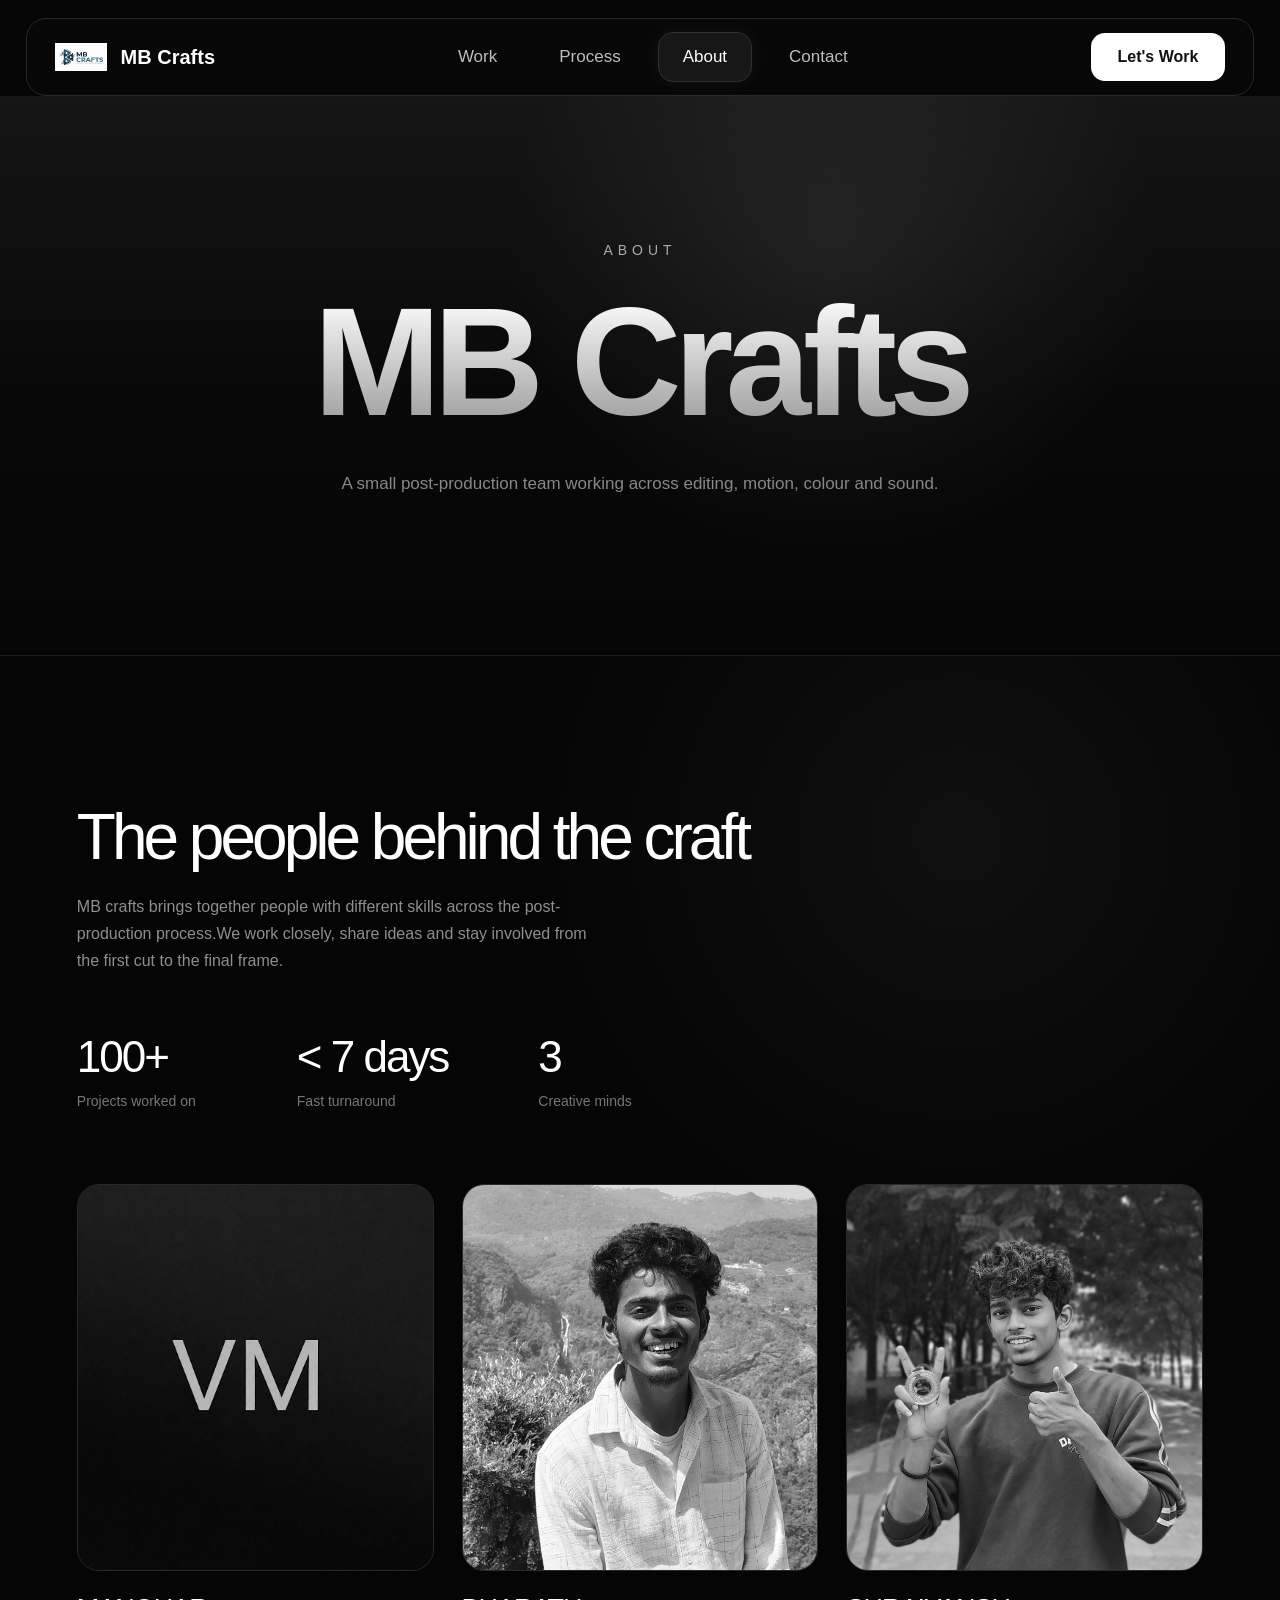
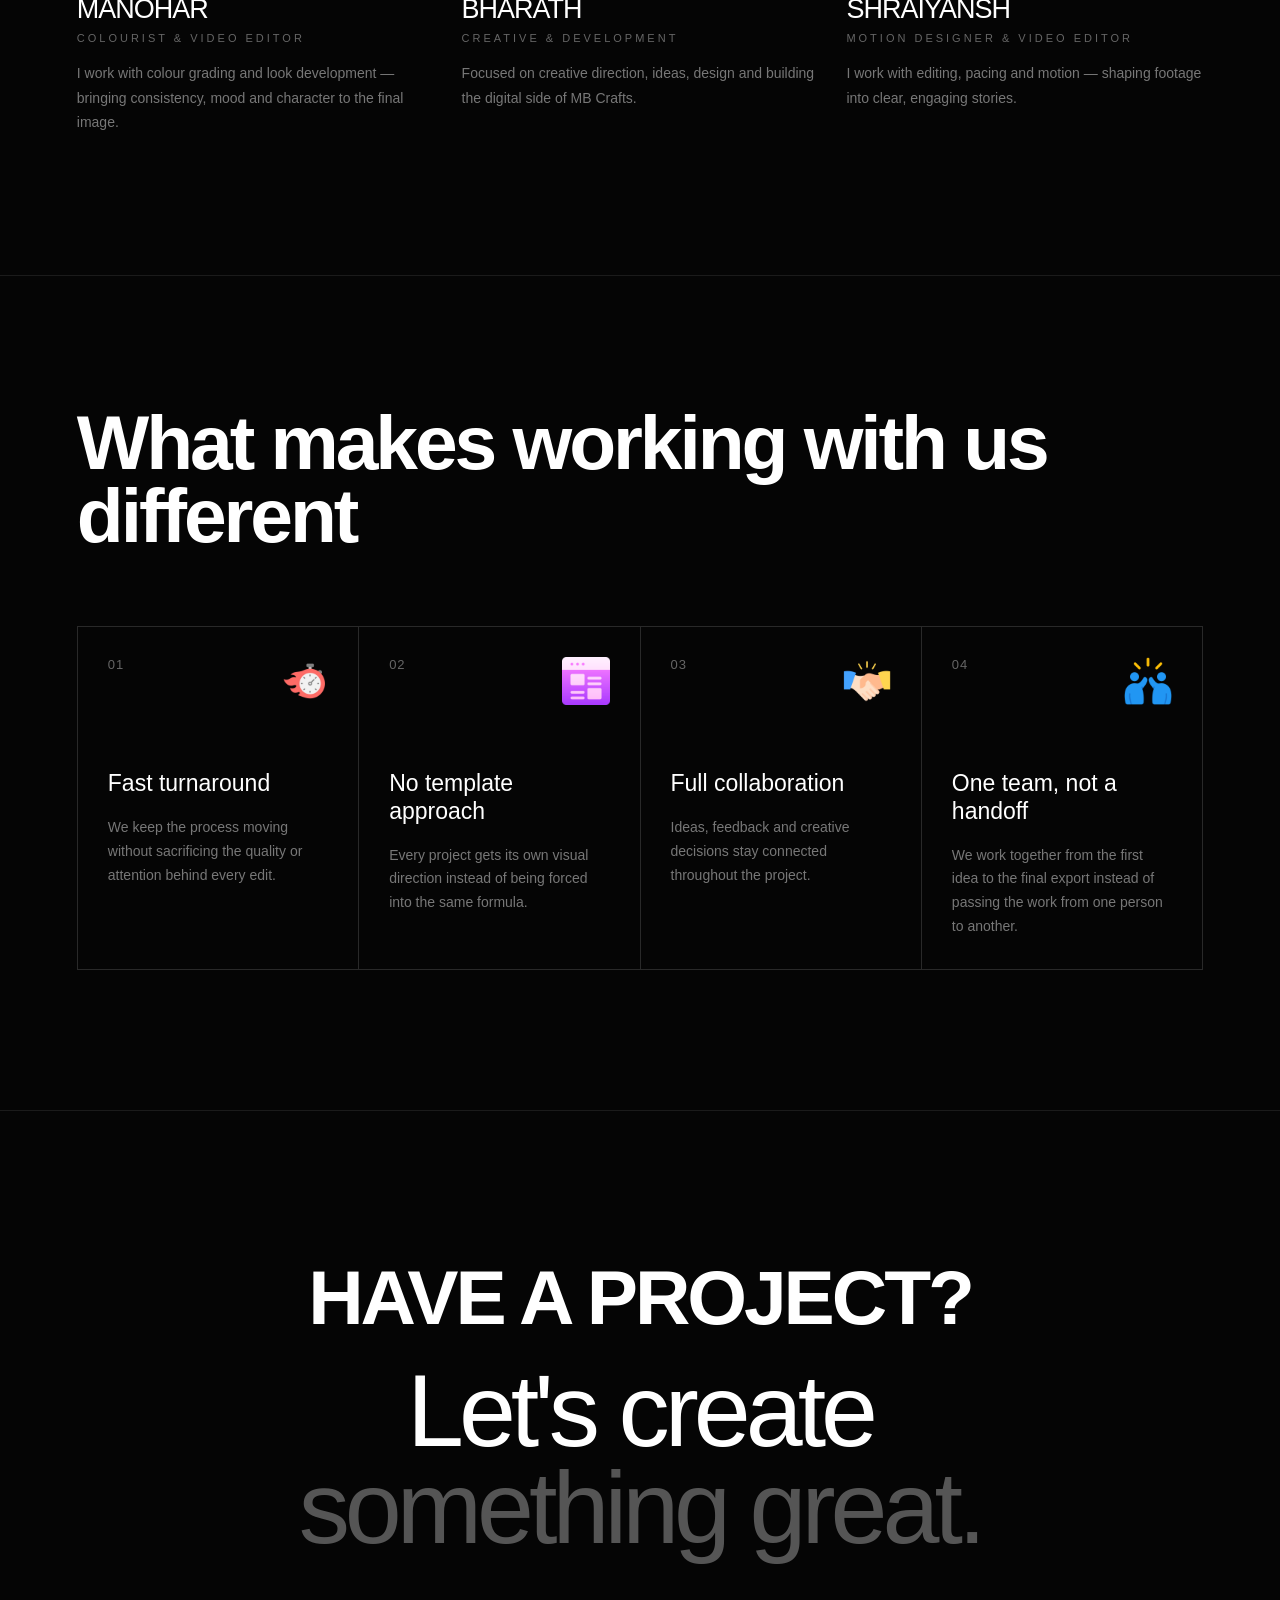
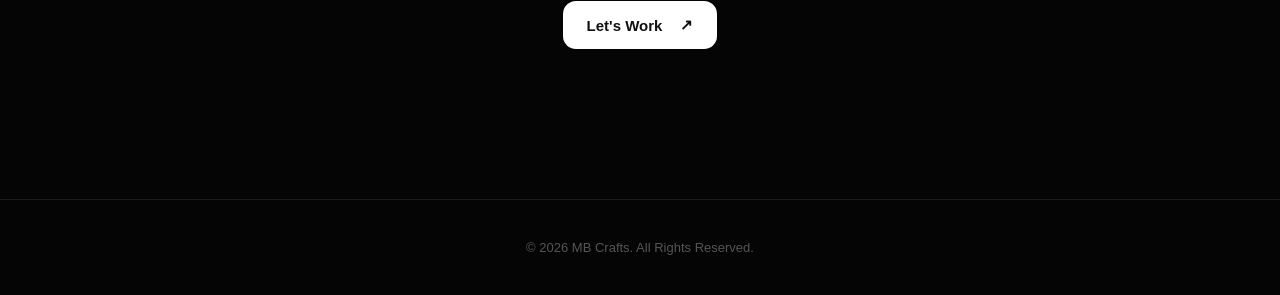
<file: about.html>
<!DOCTYPE html>
<html lang="en">

<head>

    <meta charset="UTF-8">
    <meta name="viewport" content="width=device-width, initial-scale=1.0">

    <title>About | MB Crafts</title>

    <link rel="icon" type="image/webp" href="images/favicon.webp">

    <link rel="stylesheet" href="about.css">

    <link
    href="https://fonts.googleapis.com/css2?family=DM+Sans:wght@400;500;600;700&family=Manrope:wght@400;500;600;700;800&display=swap"
    rel="stylesheet">

</head>


<body>


    <!-- =====================================================
         NAVBAR
    ====================================================== -->

    <nav class="navbar">

        <a href="index.html" class="brand">

            <img
                src="images/logo.webp"
                alt="MB Crafts">

            <span>MB Crafts</span>

        </a>


        <div class="nav-links">

            <a href="index.html">
                Work
            </a>

            <a href="process.html">
                Process
            </a>

            <a href="about.html" class="active">
                About
            </a>

            <a href="contact.html">
                Contact
            </a>

        </div>


        <a
            href="contact.html"
            class="nav-button">

            Let's Work

        </a>


        <!-- MOBILE MENU BUTTON -->

        <button
            class="menu-button"
            aria-label="Open menu"
            aria-expanded="false">

            <span></span>
            <span></span>

        </button>

    </nav>



    <!-- =====================================================
         MOBILE MENU
    ====================================================== -->

    <div class="mobile-menu">

        <a href="index.html">
            Work
        </a>

        <a href="process.html">
            Process
        </a>

        <a
            href="about.html"
            class="active">

            About

        </a>

        <a href="contact.html">
            Contact
        </a>

    </div>



    <!-- =====================================================
         ABOUT PAGE
    ====================================================== -->

    <main class="about-page">


        <!-- =================================================
             HERO
        ================================================== -->

        <section class="about-hero">

            <div class="about-hero-inner">

                <span class="about-label">
                    ABOUT
                </span>


                <h1>
                    MB Crafts
                </h1>
                <p>
                 A small post-production team working across editing, motion, colour and sound.
                </p>

            </div>

        </section>



        <!-- =================================================
             PEOPLE SECTION
        ================================================== -->

        <section class="people-section">


            <div class="people-header">

                <div>

                    <h2 class="people-title">
    The people behind the craft
</h2>

<span class="people-description">
    MB crafts brings together people with different skills across
    the post-production process.We work closely, share ideas and
    stay involved from the first cut to the final frame.
</span>

                </div>

            </div>



            <!-- =================================================
                 STATS
            ================================================== -->

            <div class="about-stats">


                <div class="stat">

                    <strong>
                        100+
                    </strong>

                    <span>
                        Projects worked on
                    </span>

                </div>


                <div class="stat">

                    <strong>
                        &lt; 7 days
                    </strong>

                    <span>
                        Fast turnaround
                    </span>

                </div>


                <div class="stat">

                    <strong>
                        3
                    </strong>

                    <span>
                        Creative minds
                    </span>

                </div>


            </div>



            <!-- =================================================
                 PEOPLE GRID
            ================================================== -->

            <div class="people-grid">


                <!-- =================================================
                     MANOHAR
                ================================================== -->

                <div class="person-card">

                    <div class="person-image">

                        <img
                            src="images/manohar.webp"
                            alt="Manohar">

                    </div>


                    <div class="person-info">

                        <h3>
                            MANOHAR
                        </h3>

                        <span>
                            COLOURIST &amp; VIDEO EDITOR
                        </span>

                        <p>
                            I work with colour grading and look 
                            development — bringing consistency, 
                            mood and character to the final image.
                    </div>

                </div>



                <!-- =================================================
                     BHARATH
                ================================================== -->

                <div class="person-card">

                    <div class="person-image">

                        <img
                            src="images/bharath.webp"
                            alt="Bharath">

                    </div>


                    <div class="person-info">

                        <h3>
                            BHARATH
                        </h3>

                        <span>
                            CREATIVE &amp; DEVELOPMENT
                        </span>

                        <p>
                            Focused on creative direction, ideas,
                            design and building the digital side
                            of MB Crafts.
                        </p>

                    </div>

                </div>



                <!-- =================================================
                     SHRAYIANSH
                ================================================== -->

                <div class="person-card">

                    <div class="person-image">

                        <img
                            src="images/shraiyansh.webp"
                            alt="Shraiyansh">

                    </div>


                    <div class="person-info">

                        <h3>
                            SHRAIYANSH
                        </h3>

                        <span>
                            MOTION DESIGNER &amp; VIDEO EDITOR 
                        </span>

                        <p>
                            I work with editing, pacing and 
                            motion — shaping footage into clear, engaging stories.
                        </p>

                    </div>

                </div>


            </div>


        </section>



        <!-- =================================================
             WHAT MAKES US DIFFERENT
        ================================================== -->

        <section class="difference-section">


            <div class="difference-header">

                <span class="section-label">
                    What makes working with us different
                </span>
            </div>



            <div class="difference-grid">


                <!-- =================================================
                     01
                ================================================== -->

                <div class="difference-item">

    <div class="difference-top">
        <span class="difference-number">01</span>

        <img
            src="images/quick.webp"
            alt=""
            class="difference-icon">
    </div>

    <h3>
        Fast turnaround
    </h3>

    <p>
        We keep the process moving without
        sacrificing the quality or attention
        behind every edit.
    </p>

</div>



                <!-- =================================================
                     02
                ================================================== -->

                <div class="difference-item">

    <div class="difference-top">
        <span class="difference-number">02</span>

        <img
            src="images/browser.webp"
            alt=""
            class="difference-icon">
    </div>

    <h3>
        No template approach
    </h3>

    <p>
        Every project gets its own visual
        direction instead of being forced
        into the same formula.
    </p>

</div>


                <!-- =================================================
                     03
                ================================================== -->

                <div class="difference-item">

    <div class="difference-top">
        <span class="difference-number">03</span>

        <img
            src="images/collaboration.webp"
            alt=""
            class="difference-icon">
    </div>

    <h3>
        Full collaboration
    </h3>

    <p>
        Ideas, feedback and creative decisions
        stay connected throughout the project.
    </p>

</div>



                <!-- =================================================
                     04
                ================================================== -->

               <div class="difference-item">

    <div class="difference-top">
        <span class="difference-number">04</span>

        <img
            src="images/handoff.webp"
            alt=""
            class="difference-icon">
    </div>

    <h3>
        One team, not a handoff
    </h3>

    <p>
        We work together from the first idea
        to the final export instead of passing
        the work from one person to another.
    </p>

</div>


        </section>



        <!-- =================================================
             CTA
        ================================================== -->

        <section class="about-cta">

            <span class="section-label">
                HAVE A PROJECT?
            </span>


            <h2>
                Let's create
                <span>something great.</span>
            </h2>


            <a
                href="contact.html"
                class="cta-button">

                Let's Work

                <span>↗</span>

            </a>

        </section>


    </main>



    <!-- =====================================================
         FOOTER
    ====================================================== -->

    <footer>

        <p>
            © 2026 MB Crafts. All Rights Reserved.
        </p>

    </footer>



    <!-- =====================================================
         MOBILE MENU SCRIPT
    ====================================================== -->

    <script>

        document.addEventListener(
            "DOMContentLoaded",
            function () {

                const menuButton =
                    document.querySelector(".menu-button");

                const mobileMenu =
                    document.querySelector(".mobile-menu");


                if (!menuButton || !mobileMenu) {
                    return;
                }


                menuButton.addEventListener(
                    "click",
                    function () {

                        const isOpen =
                            mobileMenu.classList.contains("active");


                        if (isOpen) {

                            mobileMenu.classList.remove("active");

                            menuButton.classList.remove("active");

                            menuButton.setAttribute(
                                "aria-expanded",
                                "false"
                            );

                        } else {

                            mobileMenu.classList.add("active");

                            menuButton.classList.add("active");

                            menuButton.setAttribute(
                                "aria-expanded",
                                "true"
                            );

                        }

                    }
                );


                mobileMenu
                    .querySelectorAll("a")
                    .forEach(function (link) {

                        link.addEventListener(
                            "click",
                            function () {

                                mobileMenu.classList.remove("active");

                                menuButton.classList.remove("active");

                                menuButton.setAttribute(
                                    "aria-expanded",
                                    "false"
                                );

                            }
                        );

                    });

            }
        );

    </script>


</body>

</html>
</file>
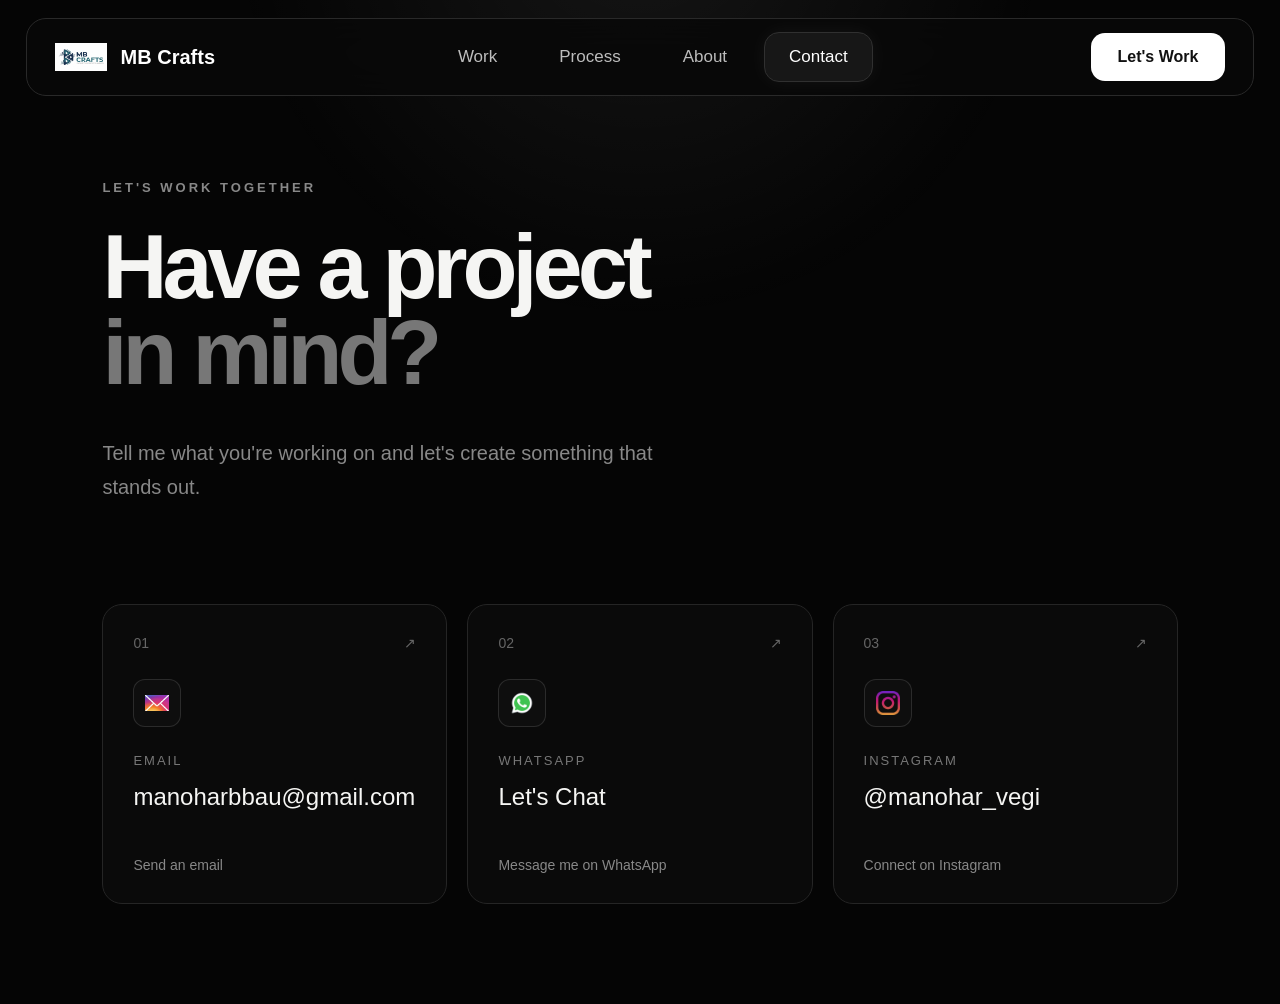
<file: contact.html>
<!DOCTYPE html>
<html lang="en">

<head>
    <meta charset="UTF-8">
    <meta name="viewport" content="width=device-width, initial-scale=1.0">

    <title>Contact | MB Crafts</title>

    <link rel="icon" type="image/webp" href="images/favicon.webp">

    <link rel="stylesheet" href="style.css">
    <link rel="stylesheet" href="contact.css">

    <link
        href="https://fonts.googleapis.com/css2?family=Inter:wght@400;500;600;700&display=swap"
        rel="stylesheet">
</head>

<body>

    <!-- =================================================
         NAVBAR
    ================================================== -->

    <nav class="navbar">

        <a href="index.html" class="brand">
            <img src="images/logo.webp" alt="MB Crafts">
            <span>MB Crafts</span>
        </a>


        <div class="nav-links">

            <a href="index.html">Work</a>

            <a href="process.html">Process</a>

            <a href="about.html">About</a>

            <a href="contact.html" class="active">Contact</a>

        </div>


        <a href="contact.html" class="nav-button">
            Let's Work
        </a>


        <!-- MOBILE HAMBURGER
             2 LINES
        -->

        <button
            class="menu-button"
            aria-label="Open menu"
            aria-expanded="false">

            <span></span>
            <span></span>

        </button>

    </nav>


    <!-- =================================================
         MOBILE MENU
    ================================================== -->

    <div class="mobile-menu">

        <a href="index.html">Work</a>

        <a href="process.html">Process</a>

        <a href="about.html">About</a>

        <a href="contact.html" class="active">Contact</a>

    </div>


    <!-- =================================================
         CONTACT PAGE
    ================================================== -->

    <main class="contact-page">

        <section class="contact-hero">


            <!-- INTRO -->

            <div class="contact-intro">

                <p class="eyebrow">
                    LET'S WORK TOGETHER
                </p>

                <h1>
                    Have a project
                    <span>in mind?</span>
                </h1>

                <p class="contact-description">
                    Tell me what you're working on and let's create
                    something that stands out.
                </p>

            </div>


            <!-- =================================================
                 CONTACT OPTIONS
            ================================================== -->

            <div class="contact-options">


                <!-- =================================================
                     EMAIL
                ================================================== -->

                <a
                    href="mailto:manoharbbau@gmail.com"
                    class="contact-card">

                    <div class="card-top">

                        <span>01</span>

                        <span>↗</span>

                    </div>


                    <!-- SMALL IMAGE -->

                    <div class="contact-icon">

                        <img
                            src="images/email.png"
                            alt="Email">

                    </div>


                    <div class="contact-card-content">

                        <p>EMAIL</p>

                        <h2>
                            manoharbbau@gmail.com
                        </h2>

                    </div>


                    <span class="card-link">
                        Send an email
                    </span>

                </a>


                <!-- =================================================
                     WHATSAPP
                ================================================== -->

                <a
                    href="https://wa.me/919059176032"
                    target="_blank"
                    rel="noopener noreferrer"
                    class="contact-card">

                    <div class="card-top">

                        <span>02</span>

                        <span>↗</span>

                    </div>


                    <!-- SMALL IMAGE -->

                    <div class="contact-icon">

                        <img
                            src="images/whatsapp.png"
                            alt="WhatsApp">

                    </div>


                    <div class="contact-card-content">

                        <p>WHATSAPP</p>

                        <h2>
                            Let's Chat
                        </h2>

                    </div>


                    <span class="card-link">
                        Message me on WhatsApp
                    </span>

                </a>


                <!-- =================================================
                     INSTAGRAM
                ================================================== -->

                <a
                    href="https://instagram.com/manohar_vegi"
                    target="_blank"
                    rel="noopener noreferrer"
                    class="contact-card">

                    <div class="card-top">

                        <span>03</span>

                        <span>↗</span>

                    </div>


                    <!-- SMALL IMAGE -->

                    <div class="contact-icon">

                        <img
                            src="images/instagram.png"
                            alt="Instagram">

                    </div>


                    <div class="contact-card-content">

                        <p>INSTAGRAM</p>

                        <h2>
                            @manohar_vegi
                        </h2>

                    </div>


                    <span class="card-link">
                        Connect on Instagram
                    </span>

                </a>

            </div>

        </section>

    </main>


    <!-- =================================================
         JAVASCRIPT
    ================================================== -->

    <script src="script.js"></script>


    <!-- MOBILE MENU FALLBACK / TOGGLE -->

    <script>

        document.addEventListener(
            "DOMContentLoaded",
            function () {

                const menuButton =
                    document.querySelector(".menu-button");

                const mobileMenu =
                    document.querySelector(".mobile-menu");


                if (
                    !menuButton ||
                    !mobileMenu
                ) {
                    return;
                }


                menuButton.addEventListener(
                    "click",
                    function () {

                        const isOpen =
                            mobileMenu.classList.contains("active");


                        if (isOpen) {

                            mobileMenu.classList.remove(
                                "active"
                            );

                            menuButton.classList.remove(
                                "active"
                            );

                            menuButton.setAttribute(
                                "aria-expanded",
                                "false"
                            );

                        }

                        else {

                            mobileMenu.classList.add(
                                "active"
                            );

                            menuButton.classList.add(
                                "active"
                            );

                            menuButton.setAttribute(
                                "aria-expanded",
                                "true"
                            );

                        }

                    }
                );


                /* CLOSE MENU AFTER CLICKING A LINK */

                mobileMenu
                    .querySelectorAll("a")
                    .forEach(function (link) {

                        link.addEventListener(
                            "click",
                            function () {

                                mobileMenu.classList.remove(
                                    "active"
                                );

                                menuButton.classList.remove(
                                    "active"
                                );

                                menuButton.setAttribute(
                                    "aria-expanded",
                                    "false"
                                );

                            }
                        );

                    });

            }
        );

    </script>

</body>

</html>
</file>
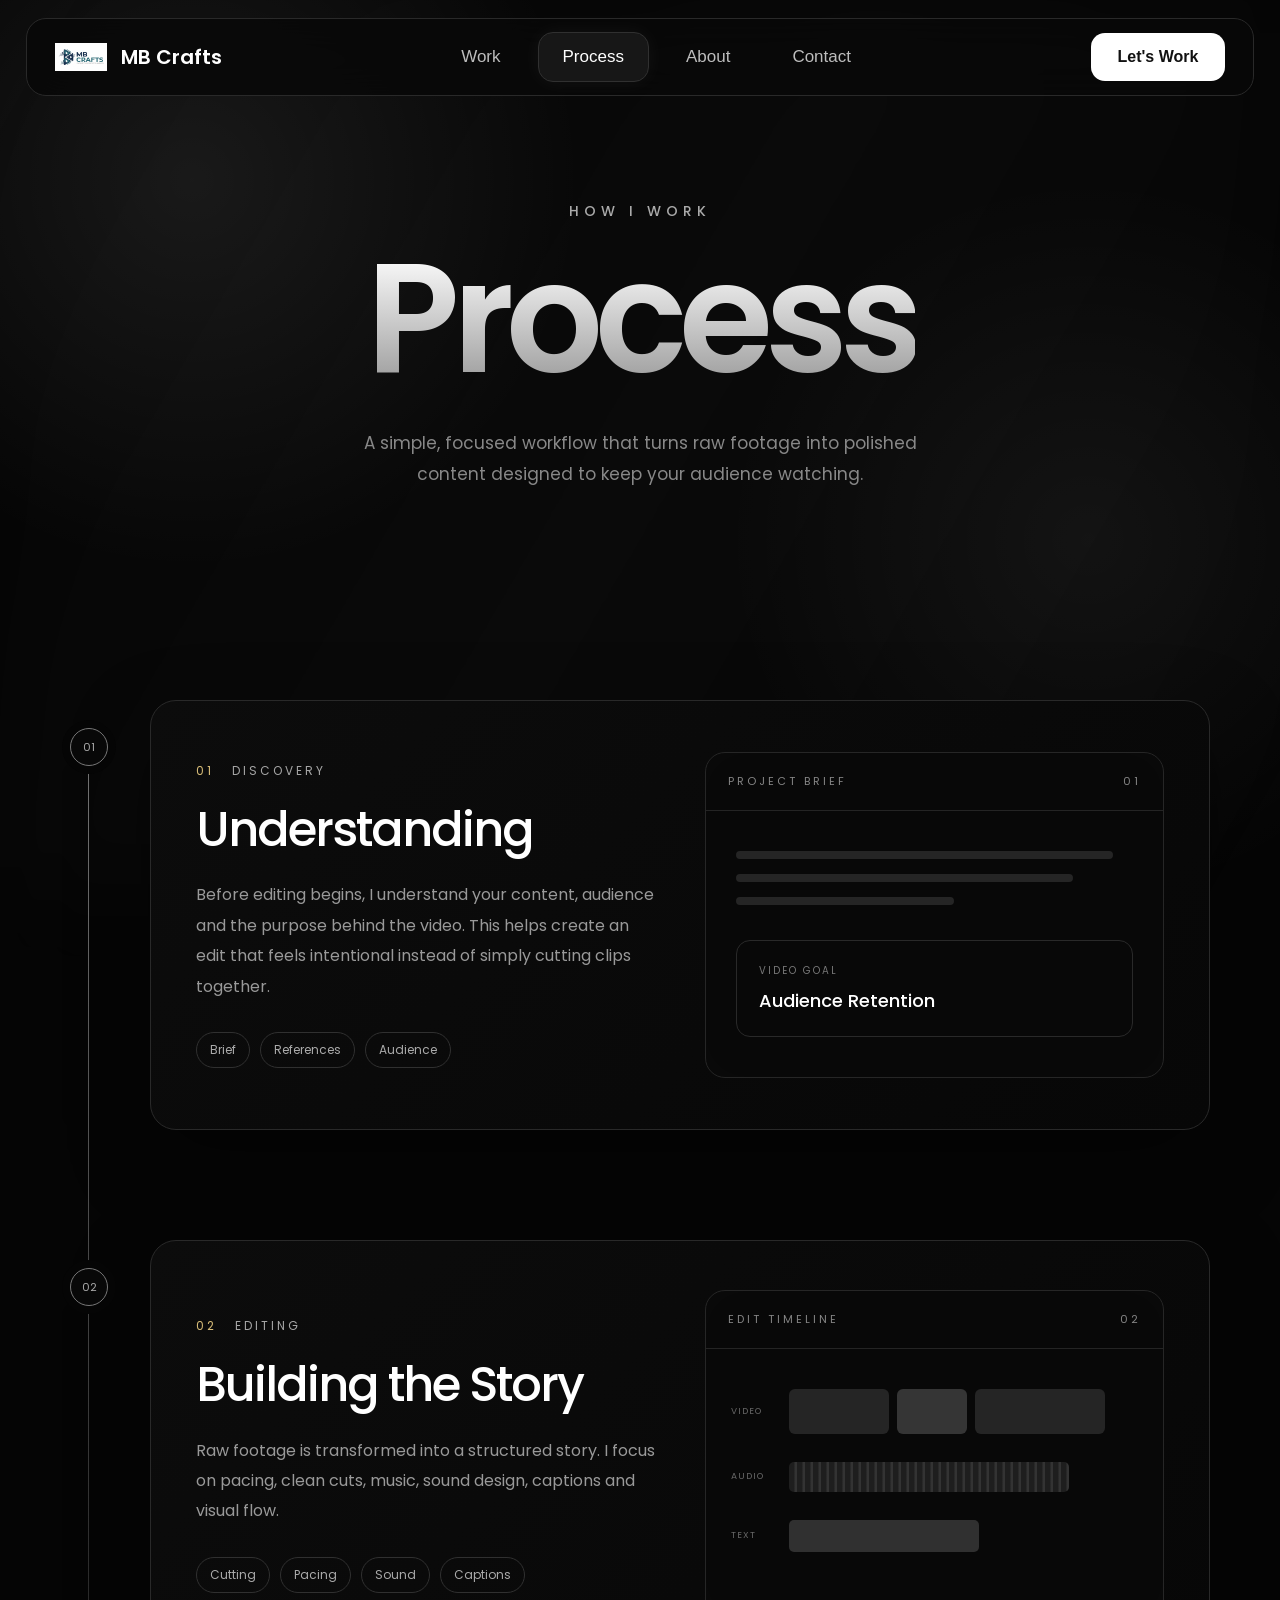
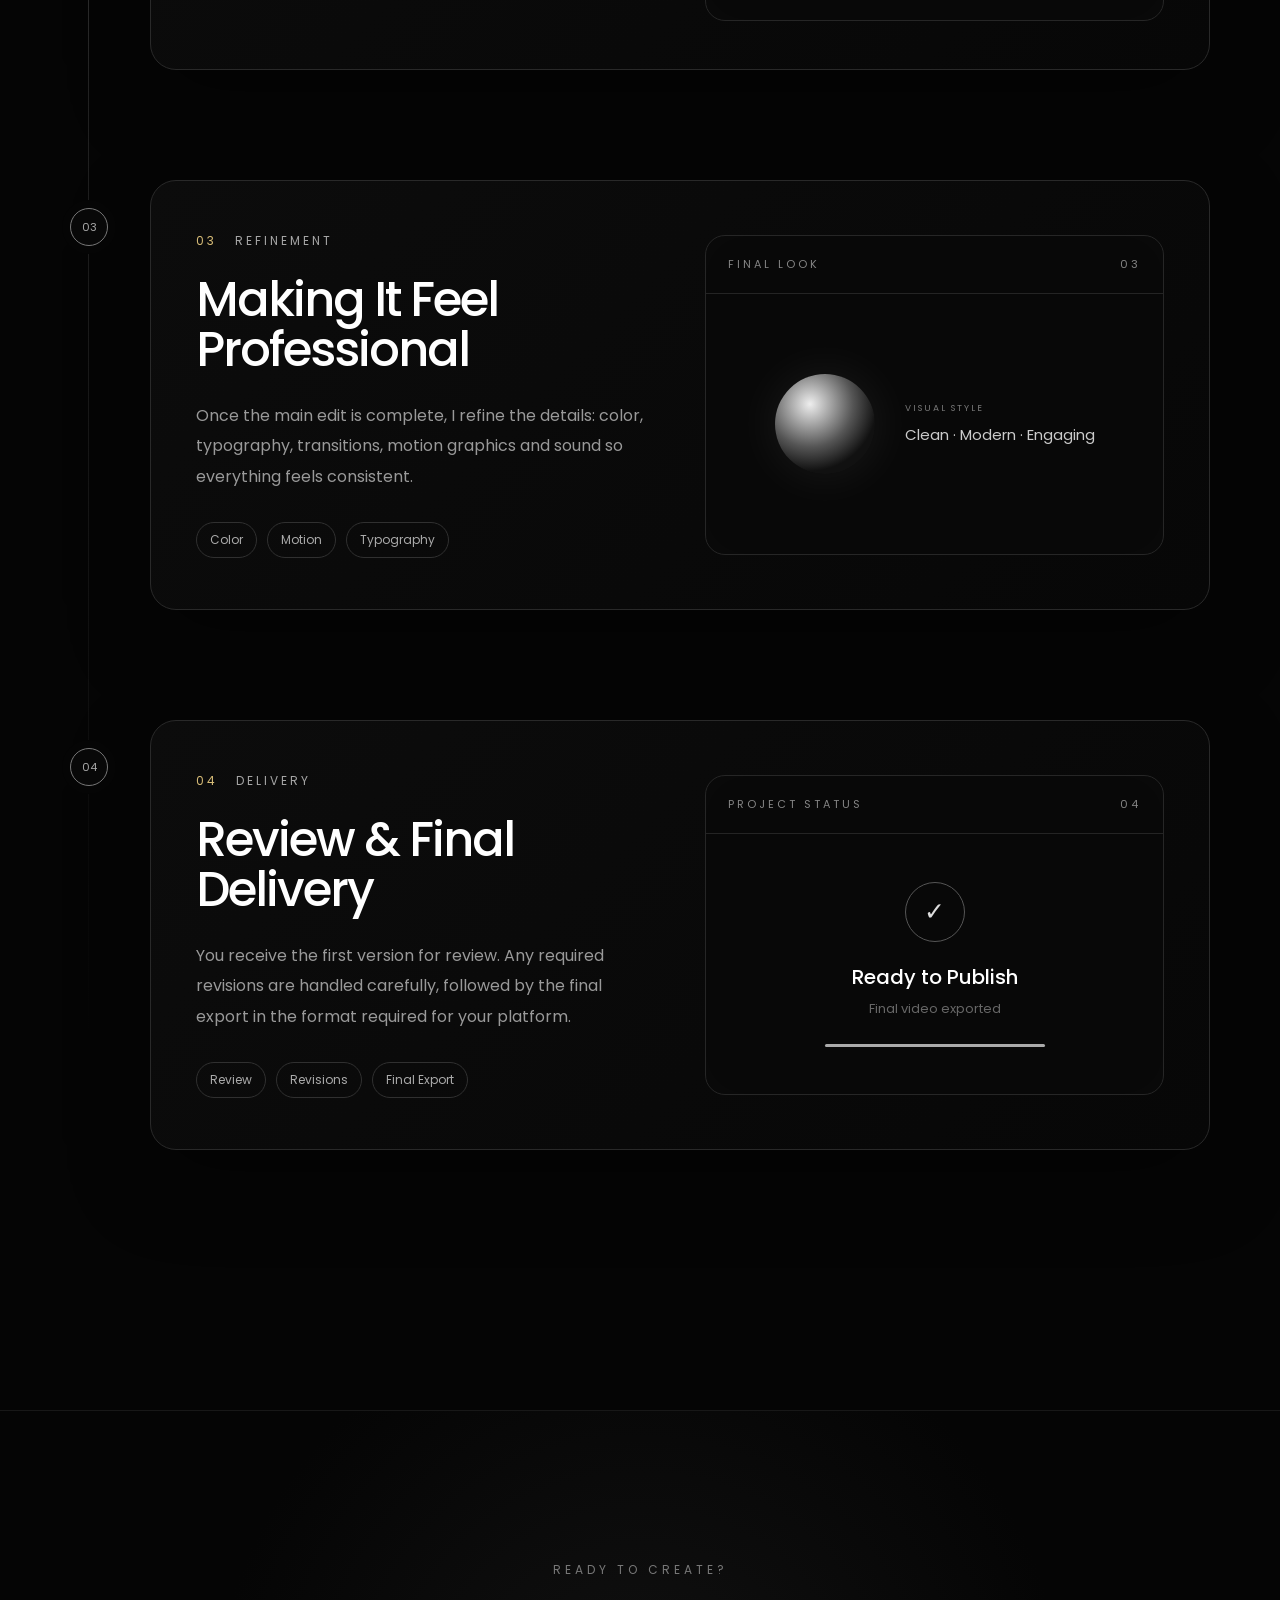
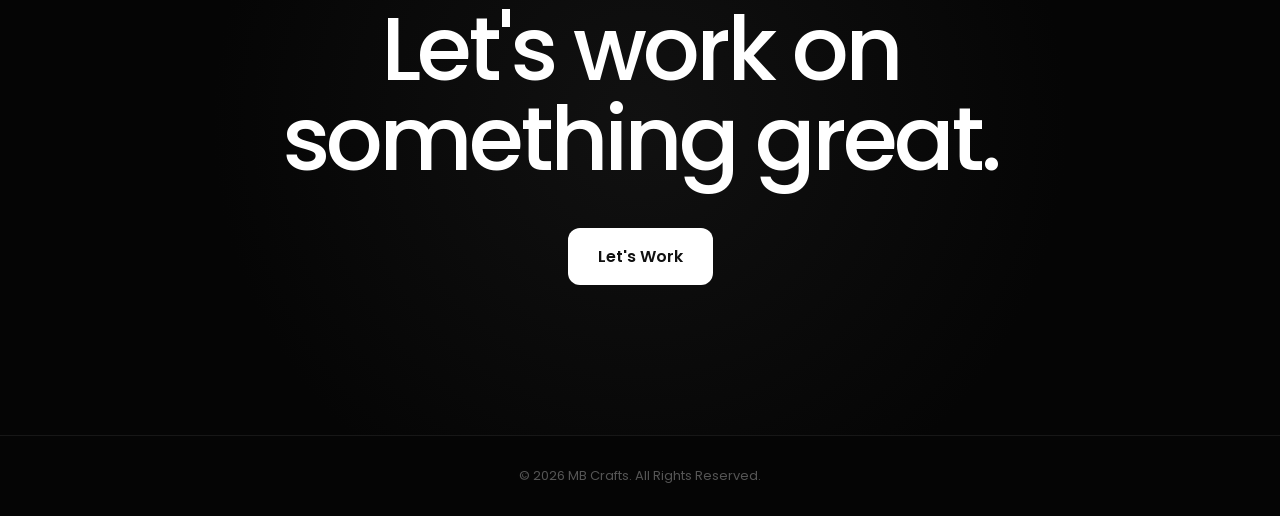
<file: process.html>
<!DOCTYPE html>
<html lang="en">
<head>
    <meta charset="UTF-8">
    <meta name="viewport" content="width=device-width, initial-scale=1.0">

    <title>Process | MB Crafts</title>

    <link rel="icon" type="image/webp" href="images/favicon.webp">
    <link rel="stylesheet" href="process.css">

    <link href="https://fonts.googleapis.com/css2?family=Poppins:wght@300;400;500;600;700&display=swap" rel="stylesheet">
</head>

<body>

    <!-- Background -->
    <div class="background"></div>


    <!-- NAVBAR -->
    <nav>

        <a href="index.html" class="logo">
            <img src="images/logo.webp" alt="MB Crafts">
            <span>MB Crafts</span>
        </a>

        <div class="nav-links">

            <a href="index.html">Work</a>

            <a href="process.html" class="active">Process</a>

            <a href="about.html">About</a>

            <a href="contact.html">Contact</a>

        </div>

        <a href="contact.html" class="work-button">
            Let's Work
        </a>

    </nav>


    <!-- HERO -->
    <section class="process-hero">

        <p class="eyebrow">
            HOW I WORK
        </p>

        <h1>
            Process
        </h1>

        <p class="hero-description">
            A simple, focused workflow that turns raw footage
            into polished content designed to keep your audience watching.
        </p>

    </section>


    <!-- PROCESS TIMELINE -->
    <section class="process-container">

        <div class="timeline">

            <div class="timeline-line"></div>


            <!-- STEP 01 -->
            <div class="process-step">

                <div class="timeline-dot">
                    01
                </div>

                <div class="process-card">

                    <div class="card-content">

                        <div class="step-label">
                            <span>01</span>
                            DISCOVERY
                        </div>

                        <h2>
                            Understanding
                        </h2>

                        <p>
                            Before editing begins, I understand your content,
                            audience and the purpose behind the video.
                            This helps create an edit that feels intentional
                            instead of simply cutting clips together.
                        </p>

                        <div class="process-tags">
                            <span>Brief</span>
                            <span>References</span>
                            <span>Audience</span>
                        </div>

                    </div>

                    <div class="visual-card">

                        <div class="visual-header">
                            <span>PROJECT BRIEF</span>
                            <span>01</span>
                        </div>

                        <div class="visual-content">

                            <div class="fake-line large"></div>
                            <div class="fake-line"></div>
                            <div class="fake-line short"></div>

                            <div class="visual-box">
                                <span>VIDEO GOAL</span>
                                <strong>Audience Retention</strong>
                            </div>

                        </div>

                    </div>

                </div>

            </div>


            <!-- STEP 02 -->
            <div class="process-step">

                <div class="timeline-dot">
                    02
                </div>

                <div class="process-card reverse">

                    <div class="card-content">

                        <div class="step-label">
                            <span>02</span>
                            EDITING
                        </div>

                        <h2>
                            Building the Story
                        </h2>

                        <p>
                            Raw footage is transformed into a structured story.
                            I focus on pacing, clean cuts, music, sound design,
                            captions and visual flow.
                        </p>

                        <div class="process-tags">
                            <span>Cutting</span>
                            <span>Pacing</span>
                            <span>Sound</span>
                            <span>Captions</span>
                        </div>

                    </div>

                    <div class="visual-card editing">

                        <div class="visual-header">
                            <span>EDIT TIMELINE</span>
                            <span>02</span>
                        </div>

                        <div class="timeline-preview">

                            <div class="track">
                                <span>VIDEO</span>
                                <div class="clip clip-one"></div>
                                <div class="clip clip-two"></div>
                                <div class="clip clip-three"></div>
                            </div>

                            <div class="track">
                                <span>AUDIO</span>
                                <div class="audio-line"></div>
                            </div>

                            <div class="track">
                                <span>TEXT</span>
                                <div class="text-clip"></div>
                            </div>

                        </div>

                    </div>

                </div>

            </div>


            <!-- STEP 03 -->
            <div class="process-step">

                <div class="timeline-dot">
                    03
                </div>

                <div class="process-card">

                    <div class="card-content">

                        <div class="step-label">
                            <span>03</span>
                            REFINEMENT
                        </div>

                        <h2>
                            Making It Feel Professional
                        </h2>

                        <p>
                            Once the main edit is complete, I refine the details:
                            color, typography, transitions, motion graphics and
                            sound so everything feels consistent.
                        </p>

                        <div class="process-tags">
                            <span>Color</span>
                            <span>Motion</span>
                            <span>Typography</span>
                        </div>

                    </div>

                    <div class="visual-card">

                        <div class="visual-header">
                            <span>FINAL LOOK</span>
                            <span>03</span>
                        </div>

                        <div class="look-preview">

                            <div class="look-circle"></div>

                            <div class="look-text">
                                <small>VISUAL STYLE</small>
                                <strong>Clean · Modern · Engaging</strong>
                            </div>

                        </div>

                    </div>

                </div>

            </div>


            <!-- STEP 04 -->
            <div class="process-step last">

                <div class="timeline-dot">
                    04
                </div>

                <div class="process-card reverse">

                    <div class="card-content">

                        <div class="step-label">
                            <span>04</span>
                            DELIVERY
                        </div>

                        <h2>
                            Review & Final Delivery
                        </h2>

                        <p>
                            You receive the first version for review.
                            Any required revisions are handled carefully,
                            followed by the final export in the format
                            required for your platform.
                        </p>

                        <div class="process-tags">
                            <span>Review</span>
                            <span>Revisions</span>
                            <span>Final Export</span>
                        </div>

                    </div>

                    <div class="visual-card delivery">

                        <div class="visual-header">
                            <span>PROJECT STATUS</span>
                            <span>04</span>
                        </div>

                        <div class="delivery-content">

                            <div class="check">
                                ✓
                            </div>

                            <h3>
                                Ready to Publish
                            </h3>

                            <p>
                                Final video exported
                            </p>

                            <div class="progress">
                                <div></div>
                            </div>

                        </div>

                    </div>

                </div>

            </div>

        </div>

    </section>


    <!-- CTA -->
    <section class="process-cta">

        <p>
            READY TO CREATE?
        </p>

        <h2>
            Let's work on<br>
            something great.
        </h2>

        <a href="contact.html">
            Let's Work
        </a>

    </section>


    <!-- FOOTER -->
    <footer>
        <p>© 2026 MB Crafts. All Rights Reserved.</p>
    </footer>


    <script>

        const steps = document.querySelectorAll(".process-step");

        const observer = new IntersectionObserver(
            entries => {

                entries.forEach(entry => {

                    if(entry.isIntersecting){
                        entry.target.classList.add("show");
                    }

                });

            },
            {
                threshold: 0.15
            }
        );

        steps.forEach(step => {
            observer.observe(step);
        });

    </script>

</body>
</html>
</file>
<file: about.css>
/* =====================================================
   ABOUT PAGE
===================================================== */

* {
    margin: 0;
    padding: 0;
    box-sizing: border-box;
}


html {
    scroll-behavior: smooth;
}


body {
    background: #050505;
    color: #ffffff;

    font-family: 'Poppins', sans-serif;

    overflow-x: hidden;
}



/* =====================================================
   NAVBAR
===================================================== */

.navbar {
    position: fixed;

    top: 18px;
    left: 2%;

    width: 96%;
    height: 78px;

    display: flex;
    align-items: center;
    justify-content: space-between;

    padding: 0 28px;

    background: rgba(8, 8, 8, 0.88);

    backdrop-filter: blur(18px);
    -webkit-backdrop-filter: blur(18px);

    border: 1px solid #292929;

    border-radius: 20px;

    z-index: 1000;
}


/* =====================================================
   BRAND
===================================================== */

.brand {
    display: flex;
    align-items: center;

    gap: 14px;

    color: #ffffff;

    text-decoration: none;

    font-size: 20px;
    font-weight: 600;
}


.brand img {
    width: 52px;
    height: 42px;

    object-fit: contain;

    display: block;
}



/* =====================================================
   NAV LINKS
===================================================== */

.nav-links {
    display: flex;
    align-items: center;

    gap: 12px;
}


.nav-links a {
    color: #bdbdbd;

    text-decoration: none;

    padding: 14px 24px;

    border-radius: 15px;

    font-size: 17px;
    font-weight: 500;

    transition: 0.3s ease;

    border: 1px solid transparent;
}


.nav-links a:hover {
    color: #ffffff;

    background: #151515;
}


.nav-links a.active {
    color: #ffffff;

    background: #171717;

    border: 1px solid #303030;

    box-shadow:
        0 0 20px rgba(255, 255, 255, 0.05);
}



/* =====================================================
   NAV BUTTON
===================================================== */

.nav-button {
    background: #ffffff;

    color: #111111;

    text-decoration: none;

    padding: 15px 27px;

    border-radius: 14px;

    font-size: 16px;
    font-weight: 600;

    transition: 0.3s ease;
}


.nav-button:hover {
    transform: translateY(-2px);

    background: #e9e9e9;
}



/* =====================================================
   MOBILE MENU BUTTON
===================================================== */

.menu-button {
    display: none;
}



/* =====================================================
   MOBILE MENU
===================================================== */

.mobile-menu {
    display: none;
}



/* =====================================================
   ABOUT PAGE
===================================================== */

.about-page {
    padding-top: 96px;
}



/* =====================================================
   HERO
===================================================== */

.about-hero {
    min-height: 560px;

    display: flex;
    align-items: center;

    padding: 100px 7% 110px;

    border-bottom: 1px solid #1b1b1b;

    background:
        radial-gradient(
            circle at 65% 25%,
            rgba(255, 255, 255, 0.08),
            transparent 35%
        ),
        linear-gradient(
            180deg,
            #151515 0%,
            #080808 55%,
            #050505 100%
        );
}


.about-hero-inner {
    width: 100%;

    max-width: 1500px;

    margin: 0 auto;

    text-align: center;
}


.about-label {
    display: block;

    color: #aaa;

    font-size: 14px;

    letter-spacing: 5px;

    font-weight: 500;

    margin-bottom: 35px;
}


.about-hero h1 {
    font-family: 'Poppins', sans-serif;

    font-size: clamp(80px, 12vw, 180px);

    line-height: 0.9;

    letter-spacing: -8px;

    font-weight: 600;

    background:
        linear-gradient(
            180deg,
            #ffffff,
            #9a9a9a
        );

    -webkit-background-clip: text;
    -webkit-text-fill-color: transparent;
}


.about-hero p {
    margin-top: 38px;

    color: #888;

    font-family: 'Poppins', sans-serif;

    font-size: 17px;

    line-height: 1.8;

    letter-spacing: 0;
}



/* =====================================================
   PEOPLE SECTION
===================================================== */

.people-section {
    padding: 125px 6% 140px;

    border-bottom: 1px solid #1b1b1b;

    background:
        radial-gradient(
            circle at 75% 15%,
            rgba(255, 255, 255, 0.045),
            transparent 30%
        );
}



/* =====================================================
   PEOPLE HEADER
===================================================== */

.people-header {
    display: flex;

    align-items: flex-end;

    justify-content: space-between;

    gap: 70px;

    max-width: 1500px;

    margin: 0 auto 60px;
}


.people-header h2 {
    margin-top: 24px;

    font-family: 'Poppins', sans-serif;

    font-size: clamp(48px, 5vw, 76px);

    line-height: 1;

    letter-spacing: -4px;

    font-weight: 500;

    color: #ffffff;
}


.people-header > p {
    max-width: 600px;

    color: #888;

    font-family: 'Poppins', sans-serif;

    font-size: 17px;

    line-height: 1.8;
}



/* =====================================================
   SECTION LABEL
===================================================== */

.section-label {
    display: block;

    font-family: 'Poppins', sans-serif;

    font-size: clamp(42px, 6vw, 90px);

    font-weight: 600;

    line-height: 0.95;

    letter-spacing: -0.04em;

    color: #ffffff;

    margin: 0 0 24px;
}



/* =====================================================
   STATS
===================================================== */

.about-stats {
    display: grid;

    grid-template-columns:
        repeat(3, max-content);

    column-gap: 90px;

    max-width: 1500px;

    margin: 0 auto 75px;
}


.stat {
    min-width: 130px;
}


.stat strong {
    display: block;

    font-family: 'Poppins', sans-serif;

    font-size: 44px;

    line-height: 1;

    letter-spacing: -2px;

    font-weight: 500;

    color: #ffffff;
}


.stat span {
    display: block;

    margin-top: 14px;

    color: #777;

    font-family: 'Poppins', sans-serif;

    font-size: 14px;
}



/* =====================================================
   PEOPLE GRID
===================================================== */

.people-grid {
    display: grid;

    grid-template-columns:
        repeat(3, minmax(0, 1fr));

    gap: 28px;

    width: 100%;

    max-width: 1500px;

    margin: 0 auto;
}


.people-title {
    font-family: 'Poppins', sans-serif;

    font-size: clamp(42px, 6vw, 90px);

    font-weight: 600;

    line-height: 0.95;

    letter-spacing: -0.04em;

    color: #ffffff;

    margin: 0 0 24px;
}


.people-description {
    display: block;

    max-width: 520px;

    font-family: 'Poppins', sans-serif;

    font-size: 16px;

    line-height: 1.7;

    font-weight: 400;

    color: rgba(255, 255, 255, 0.55);
}



/* =====================================================
   PERSON CARD
===================================================== */

.person-card {
    min-width: 0;
}



/* =====================================================
   PERSON IMAGE
===================================================== */

.person-image {
    width: 100%;

    aspect-ratio: 0.92 / 1;

    overflow: hidden;

    border: 1px solid #292929;

    border-radius: 22px;

    background: #0b0b0b;
}


.person-image img {
    width: 100%;
    height: 100%;

    display: block;

    object-fit: cover;

    object-position: center;

    filter: grayscale(100%);

    transition:
        transform 0.6s ease,
        filter 0.6s ease;
}


.person-card:hover .person-image img {
    transform: scale(1.025);

    filter: grayscale(0%);
}



/* =====================================================
   PERSON INFO
===================================================== */

.person-info {
    padding-top: 24px;
}


.person-info h3 {
    font-family: 'Poppins', sans-serif;

    font-size: 27px;

    line-height: 1.1;

    letter-spacing: -1px;

    font-weight: 500;

    color: #ffffff;
}


.person-info > span {
    display: block;

    margin-top: 7px;

    color: #666;

    font-family: 'Poppins', sans-serif;

    font-size: 11px;

    letter-spacing: 3px;

    font-weight: 500;
}


.person-info p {
    max-width: 500px;

    margin-top: 17px;

    color: #777;

    font-family: 'Poppins', sans-serif;

    font-size: 14px;

    line-height: 1.75;
}



/* =====================================================
   DIFFERENCE SECTION
===================================================== */

.difference-section {
    padding: 130px 6% 140px;

    border-bottom: 1px solid #1b1b1b;
}


.difference-header {
    max-width: 1500px;

    margin: 0 auto 75px;
}


.difference-header h2 {
    margin-top: 28px;

    font-family: 'Poppins', sans-serif;

    font-size: clamp(48px, 5vw, 76px);

    line-height: 1;

    letter-spacing: -4px;

    font-weight: 500;

    color: #ffffff;
}


/* =====================================================
   DIFFERENCE GRID
===================================================== */

.difference-grid {
    display: grid;

    grid-template-columns:
        repeat(4, 1fr);

    max-width: 1500px;

    margin: 0 auto;

    border-top: 1px solid #292929;

    border-left: 1px solid #292929;
}



/* =====================================================
   DIFFERENCE TOP
===================================================== */

.difference-top {
    display: flex;
    align-items: flex-start;
    justify-content: space-between;
    width: 100%;
}


.difference-icon {
    width: 48px;
    height: 48px;

    object-fit: contain;

    display: block;
}



/* =====================================================
   DIFFERENCE ITEM
===================================================== */

.difference-item {
    min-height: 300px;

    padding: 30px;

    border-right: 1px solid #292929;

    border-bottom: 1px solid #292929;

    transition: 0.3s ease;
}


.difference-item:hover {
    background: #0b0b0b;
}


.difference-number {
    color: #666;

    font-family: 'Poppins', sans-serif;

    font-size: 13px;

    letter-spacing: 1px;
}


.difference-item h3 {
    margin-top: 65px;

    font-family: 'Poppins', sans-serif;

    font-size: 23px;

    line-height: 1.2;

    font-weight: 500;

    color: #ffffff;
}


.difference-item p {
    margin-top: 18px;

    color: #777;

    font-family: 'Poppins', sans-serif;

    font-size: 14px;

    line-height: 1.7;
}



/* =====================================================
   CTA
===================================================== */

.about-cta {
    padding: 150px 7%;

    text-align: center;
}


.about-cta h2 {
    margin-top: 28px;

    font-family: 'Poppins', sans-serif;

    font-size: clamp(55px, 8vw, 110px);

    line-height: 0.95;

    letter-spacing: -5px;

    font-weight: 500;

    color: #ffffff;
}


.about-cta h2 span {
    display: block;

    color: #555;
}


.cta-button {
    display: inline-flex;

    align-items: center;

    gap: 18px;

    margin-top: 45px;

    padding: 15px 24px;

    background: #ffffff;

    color: #111111;

    text-decoration: none;

    border-radius: 13px;

    font-family: 'Poppins', sans-serif;

    font-size: 15px;

    font-weight: 600;

    transition: 0.3s ease;
}


.cta-button:hover {
    transform: translateY(-3px);
}



/* =====================================================
   FOOTER
===================================================== */

footer {
    padding: 40px 7%;

    border-top: 1px solid #1b1b1b;

    text-align: center;
}


footer p {
    color: #555;

    font-family: 'Poppins', sans-serif;

    font-size: 13px;
}



/* =====================================================
   TABLET
===================================================== */

@media (max-width: 1100px) {


    .about-hero h1 {
        font-family: 'Poppins', sans-serif;

        font-size: clamp(75px, 12vw, 150px);

        letter-spacing: -8px;
    }


    .people-header {
        gap: 50px;
    }


    .people-grid {
        grid-template-columns:
            repeat(3, minmax(0, 1fr));

        gap: 20px;
    }


    .difference-grid {
        grid-template-columns:
            repeat(2, 1fr);
    }


    .difference-item {
        min-height: 250px;
    }


    .difference-item h3 {
        margin-top: 45px;
    }

}



/* =====================================================
   NAVBAR TABLET
===================================================== */

@media (max-width: 1000px) {


    .navbar {
        height: 72px;
    }


    .nav-links a {
        padding: 9px 13px;

        font-size: 14px;
    }


    .nav-button {
        padding: 11px 17px;

        font-size: 14px;
    }


    .people-header {
        gap: 40px;
    }


    .people-header > p {
        max-width: 400px;

        font-size: 15px;
    }


    .about-stats {
        column-gap: 60px;
    }

}



/* =====================================================
   MOBILE
===================================================== */

@media (max-width: 768px) {


    /* =================================================
       NAVBAR
    ================================================== */

    .navbar {
        top: 12px;

        left: 3%;

        width: 94%;

        height: 62px;

        padding: 0 16px;

        border-radius: 16px;
    }


    .brand {
        gap: 8px;

        font-size: 16px;
    }


    .brand img {
        width: 42px;

        height: 27px;
    }


    .nav-links,
    .nav-button {
        display: none;
    }



    /* =================================================
       HAMBURGER
    ================================================== */

    .menu-button {
        width: 52px;

        height: 44px;

        display: flex;

        align-items: center;

        justify-content: center;

        position: relative;

        padding: 0;

        background: transparent;

        border: 1px solid rgba(255,255,255,0.14);

        border-radius: 13px;

        cursor: pointer;
    }


    .menu-button span {
        position: absolute;

        width: 21px;

        height: 2px;

        background: #ffffff;

        border-radius: 2px;

        transition: 0.25s ease;
    }


    .menu-button span:first-child {
        transform: translateY(-4px);
    }


    .menu-button span:last-child {
        transform: translateY(4px);
    }


    .menu-button.active span:first-child {
        transform: rotate(45deg);
    }


    .menu-button.active span:last-child {
        transform: rotate(-45deg);
    }



    /* =================================================
       MOBILE MENU
    ================================================== */

    .mobile-menu {
        position: fixed;

        top: 84px;

        left: 20px;

        right: 20px;

        z-index: 9999;

        display: flex;

        flex-direction: column;

        gap: 6px;

        padding: 12px;

        background: rgba(7,7,7,0.96);

        border: 1px solid rgba(255,255,255,0.14);

        border-radius: 18px;

        backdrop-filter: blur(18px);

        -webkit-backdrop-filter: blur(18px);

        opacity: 0;

        visibility: hidden;

        transform: translateY(-10px);

        transition:
            opacity 0.25s ease,
            transform 0.25s ease,
            visibility 0.25s ease;
    }


    .mobile-menu.active {
        opacity: 1;

        visibility: visible;

        transform: translateY(0);
    }


    .mobile-menu a {
        display: block;

        padding: 14px;

        color: #ffffff;

        text-decoration: none;

        text-align: center;

        font-family: 'Poppins', sans-serif;

        font-size: 16px;

        border-radius: 11px;
    }


    .mobile-menu a.active {
        background: rgba(255,255,255,0.08);
    }



    /* =================================================
       PAGE
    ================================================== */

    .about-page {
        padding-top: 75px;
    }



    /* =================================================
       HERO
    ================================================== */

    .about-hero {
        min-height: 500px;

        padding: 80px 7% 90px;

        align-items: center;
    }


    .about-label {
        margin-bottom: 28px;

        font-family: 'Poppins', sans-serif;

        font-size: 14px;

        letter-spacing: 5px;

        font-weight: 500;

        color: #aaa;
    }


    .about-hero h1 {
        font-family: 'Poppins', sans-serif;

        font-size: 58px;

        line-height: 0.95;

        letter-spacing: -4px;

        font-weight: 600;
    }


    .about-hero p {
        margin-top: 28px;

        font-family: 'Poppins', sans-serif;

        font-size: 17px;

        line-height: 1.8;

        color: #888;
    }



    /* =================================================
       PEOPLE
    ================================================== */

    .people-section {
        padding: 85px 7% 90px;
    }


    .people-header {
        display: block;

        margin-bottom: 50px;
    }


    .people-header h2 {
        margin-top: 22px;

        font-family: 'Poppins', sans-serif;

        font-size: 43px;

        line-height: 1;

        letter-spacing: -2.5px;

        font-weight: 500;

        color: #ffffff;
    }


    .people-header > p {
        margin-top: 28px;

        max-width: 100%;

        font-family: 'Poppins', sans-serif;

        font-size: 15px;

        line-height: 1.7;

        color: #888;
    }



    /* =================================================
       STATS
    ================================================== */

    .about-stats {
        grid-template-columns:
            repeat(3, 1fr);

        column-gap: 15px;

        margin-bottom: 50px;
    }


    .stat {
        min-width: 0;
    }


    .stat strong {
        font-family: 'Poppins', sans-serif;

        font-size: 31px;

        letter-spacing: -1px;

        font-weight: 500;

        color: #ffffff;
    }


    .stat span {
        margin-top: 10px;

        font-family: 'Poppins', sans-serif;

        font-size: 11px;

        line-height: 1.4;

        color: #777;
    }



    /* =================================================
       PEOPLE GRID
    ================================================== */

    .people-grid {
        grid-template-columns: 1fr;

        gap: 55px;

        max-width: 430px;

        margin: 0 auto;
    }


    .people-title {
        font-family: 'Poppins', sans-serif;

        font-weight: 600;

        color: #ffffff;
    }


    .people-description {
        font-family: 'Poppins', sans-serif;

        font-size: 16px;

        line-height: 1.7;

        font-weight: 400;

        color: rgba(255, 255, 255, 0.55);
    }


    .person-image {
        aspect-ratio: 0.92 / 1;

        border-radius: 18px;
    }


    .person-info {
        padding-top: 20px;
    }


    .person-info h3 {
        font-family: 'Poppins', sans-serif;

        font-size: 25px;

        font-weight: 500;

        color: #ffffff;
    }


    .person-info > span {
        font-family: 'Poppins', sans-serif;

        font-size: 10px;

        letter-spacing: 2.5px;

        font-weight: 500;

        color: #666;
    }


    .person-info p {
        font-family: 'Poppins', sans-serif;

        font-size: 14px;

        line-height: 1.75;

        color: #777;
    }



    /* =================================================
       DIFFERENCE
    ================================================== */

    .difference-section {
        padding: 85px 7% 90px;
    }


    .difference-header {
        margin-bottom: 50px;
    }


    .difference-header h2 {
        margin-top: 22px;

        font-family: 'Poppins', sans-serif;

        font-size: 45px;

        letter-spacing: -2.5px;

        font-weight: 500;

        color: #ffffff;
    }


    .difference-grid {
        grid-template-columns: 1fr;
    }


    .difference-item {
        min-height: 220px;

        padding: 25px;
    }


    .difference-number {
        font-family: 'Poppins', sans-serif;

        color: #666;

        font-size: 13px;

        letter-spacing: 1px;
    }


    .difference-item h3 {
        margin-top: 40px;

        font-family: 'Poppins', sans-serif;

        font-size: 22px;

        font-weight: 500;

        color: #ffffff;
    }


    .difference-item p {
        font-family: 'Poppins', sans-serif;

        font-size: 14px;

        line-height: 1.7;

        color: #777;
    }



    /* =================================================
       CTA
    ================================================== */

    .about-cta {
        padding: 100px 7%;
    }


    .about-cta h2 {
        font-family: 'Poppins', sans-serif;

        font-size: 50px;

        letter-spacing: -3px;

        font-weight: 500;

        color: #ffffff;
    }


    .about-cta h2 span {
        color: #555;
    }


    .cta-button {
        font-family: 'Poppins', sans-serif;

        font-size: 15px;

        font-weight: 600;
    }



    /* =================================================
       FOOTER
    ================================================== */

    footer {
        padding: 30px 7%;
    }


    footer p {
        font-family: 'Poppins', sans-serif;

        font-size: 13px;

        color: #555;
    }

}



/* =====================================================
   SMALL MOBILE
===================================================== */

@media (max-width: 500px) {


    .brand span {
        display: none;
    }


    .about-hero h1 {
        font-family: 'Poppins', sans-serif;

        font-size: 50px;

        letter-spacing: -3px;

        font-weight: 600;
    }


    .about-hero p {
        font-family: 'Poppins', sans-serif;

        font-size: 16px;

        line-height: 1.8;

        color: #888;
    }


    .about-stats {
        column-gap: 10px;
    }


    .stat strong {
        font-family: 'Poppins', sans-serif;

        font-size: 27px;

        font-weight: 500;

        color: #ffffff;
    }


    .stat span {
        font-family: 'Poppins', sans-serif;

        font-size: 10px;

        color: #777;
    }


    .people-grid {
        max-width: 100%;
    }


    .person-image {
        aspect-ratio: 0.9 / 1;
    }


    .difference-header h2 {
        font-family: 'Poppins', sans-serif;

        font-size: 40px;

        font-weight: 500;

        color: #ffffff;
    }


    .about-cta h2 {
        font-family: 'Poppins', sans-serif;

        font-size: 45px;

        font-weight: 500;

        color: #ffffff;
    }

}
</file>
<file: style.css>
/* =====================================================
   MB CRAFTS — PROFESSIONAL PORTFOLIO
===================================================== */

:root {
    --black: #050505;
    --dark: #090909;
    --card: #101010;
    --card-hover: #151515;

    --white: #f5f5f3;
    --gray: #929292;
    --light-gray: #c5c5c5;

    --border: rgba(255,255,255,0.12);
    --border-light: rgba(255,255,255,0.18);

    --radius: 18px;
}


/* =====================================================
   RESET
===================================================== */

* {
    margin: 0;
    padding: 0;
    box-sizing: border-box;
}

html {
    scroll-behavior: smooth;
}

body {
    background: var(--black);
    color: var(--white);
    font-family: "DM Sans", sans-serif;
    overflow-x: hidden;
}

a {
    color: inherit;
    text-decoration: none;
}

button {
    font-family: inherit;
}


/* =====================================================
   BACKGROUND
===================================================== */

body::before {
    content: "";
    position: fixed;
    inset: 0;
    pointer-events: none;

    background:
        radial-gradient(
            circle at 50% -10%,
            rgba(255,255,255,0.07),
            transparent 35%
        );

    z-index: -2;
}


/* =====================================================
   NAVBAR
===================================================== */

.navbar-wrap {
    position: fixed;

    top: 18px;
    left: 2%;

    width: 96%;

    z-index: 1000;
}

.navbar {
    height: 78px;

    display: flex;
    align-items: center;
    justify-content: space-between;

    padding: 0 28px;

    background: rgba(8, 8, 8, 0.88);

    border: 1px solid #292929;
    border-radius: 20px;

    backdrop-filter: blur(18px);
    -webkit-backdrop-filter: blur(18px);

    box-shadow: none;
}


/* =====================================================
   BRAND
===================================================== */

.brand {
    display: flex;
    align-items: center;

    gap: 14px;

    font-size: 20px;
    font-weight: 600;
}

.brand img {
    width: 52px;
    height: 42px;

    object-fit: contain;
}


/* =====================================================
   NAV LINKS
===================================================== */

.nav-links {
    display: flex;
    align-items: center;

    gap: 12px;
}

.nav-links a {
    padding: 14px 24px;

    border-radius: 15px;

    color: #bdbdbd;

    font-size: 17px;
    font-weight: 500;

    border: 1px solid transparent;

    transition: 0.3s ease;
}

.nav-links a:hover {
    color: #ffffff;

    background: #151515;
}

.nav-links a.active {
    color: #ffffff;

    background: #171717;

    border: 1px solid #303030;

    box-shadow:
        0 0 20px rgba(255, 255, 255, 0.05);
}


/* =====================================================
   NAV BUTTON
===================================================== */

.nav-button {
    background: #ffffff;

    color: #111111;

    padding: 15px 27px;

    border-radius: 14px;

    font-size: 16px;
    font-weight: 600;

    transition: 0.3s ease;
}

.nav-button:hover {
    transform: translateY(-2px);

    background: #e9e9e9;
}


/* =====================================================
   MOBILE MENU
===================================================== */

.menu-button {
    display: none;

    width: 44px;
    height: 44px;

    border: 1px solid var(--border);
    border-radius: 10px;

    background: transparent;

    cursor: pointer;
}

.menu-button span {
    display: block;

    width: 18px;
    height: 1px;

    background: white;

    margin: 5px auto;

    transition: 0.3s;
}

.menu-button.open span:first-child {
    transform: translateY(3px) rotate(45deg);
}

.menu-button.open span:last-child {
    transform: translateY(-3px) rotate(-45deg);
}


/* =====================================================
   PORTFOLIO HERO
===================================================== */

.portfolio-hero {
    width: 100%;

    text-align: center;

    padding-top: 170px;
    padding-bottom: 65px;
}

.portfolio-eyebrow {
    margin: 0 0 20px;

    text-align: center;

    font-size: 16px;
    font-weight: 600;

    letter-spacing: 4px;
    line-height: 1.2;

    color: rgba(255,255,255,0.65);
}

.portfolio-title {
    margin: 0;

    text-align: center;

    font-family: "Manrope", sans-serif;

    font-size: clamp(90px, 10vw, 170px);

    line-height: 0.9;

    font-weight: 700;

    letter-spacing: -6px;

    background: linear-gradient(
        180deg,
        #ffffff 0%,
        #d7d9dc 45%,
        #85878a 100%
    );

    -webkit-background-clip: text;
    -webkit-text-fill-color: transparent;

    background-clip: text;
}


/* =====================================================
   WORK SECTION
===================================================== */

.work-section {
    width: calc(100% - 80px);

    max-width: 1500px;

    margin: 0 auto;

    padding-top: 20px;
    padding-bottom: 120px;
}


/* =====================================================
   PORTFOLIO LIBRARY
===================================================== */

.portfolio-library {
    width: 100%;

    border: 1px solid rgba(255,255,255,0.14);

    border-radius: 20px;

    background: rgba(5,5,5,0.65);

    overflow: hidden;

    margin-bottom: 35px;
}


/* =====================================================
   LIBRARY TOP
===================================================== */

.library-top {
    min-height: 72px;

    padding: 14px 18px;

    display: flex;
    align-items: center;
    justify-content: space-between;

    gap: 20px;
}


/* =====================================================
   ORIENTATION BUTTONS
===================================================== */

.orientation-buttons {
    display: flex;
    align-items: center;

    gap: 5px;

    padding: 4px;

    border: 1px solid rgba(255,255,255,0.10);

    border-radius: 30px;
}

.orientation-btn {
    border: none;

    background: transparent;

    color: #999;

    font-family: inherit;

    font-size: 15px;

    cursor: pointer;

    padding: 11px 20px;

    border-radius: 25px;

    transition:
        background 0.25s ease,
        color 0.25s ease;
}

.orientation-btn span {
    margin-left: 5px;
    color: #777;
}

.orientation-btn:hover {
    color: white;
}

.orientation-btn.active {
    background: #fff;
    color: #111;
}

.orientation-btn.active span {
    color: #555;
}


/* =====================================================
   LIBRARY TOOLS
===================================================== */

.library-tools {
    display: flex;
    align-items: center;

    gap: 12px;
}

.client-btn {
    padding: 12px 20px;

    border: 1px solid rgba(255,255,255,0.10);

    border-radius: 25px;

    background: transparent;

    color: #999;

    font-size: 15px;

    cursor: pointer;
}

.client-btn:hover {
    color: white;
    border-color: rgba(255,255,255,0.25);
}


/* =====================================================
   SEARCH
===================================================== */

.search-box {
    display: flex;
    align-items: center;

    gap: 8px;

    padding: 10px 15px;

    width: 210px;

    border: 1px solid rgba(255,255,255,0.10);

    border-radius: 25px;
}

.search-box span {
    font-size: 20px;
    color: #777;
}

.search-box input {
    width: 100%;

    border: none;
    outline: none;

    background: transparent;

    color: white;

    font-family: inherit;

    font-size: 15px;
}

.search-box input::placeholder {
    color: #888;
}


/* =====================================================
   CATEGORY BUTTONS
===================================================== */

.category-buttons {
    display: flex;
    align-items: center;

    gap: 8px;

    padding: 12px 18px 16px;

    border-top: 1px solid rgba(255,255,255,0.08);

    overflow-x: auto;
}

.category-buttons::-webkit-scrollbar {
    height: 4px;
}

.category-btn {
    white-space: nowrap;

    padding: 10px 17px;

    border: 1px solid rgba(255,255,255,0.10);

    border-radius: 25px;

    background: transparent;

    color: #999;

    font-family: inherit;

    font-size: 15px;

    cursor: pointer;

    transition: 0.25s ease;
}

.category-btn:hover {
    color: white;

    border-color: rgba(255,255,255,0.25);
}

.category-btn.active {
    background: rgba(255,255,255,0.08);

    color: white;

    border-color: rgba(255,255,255,0.18);
}


/* =====================================================
   PIECES COUNT
===================================================== */

.pieces-count {
    margin-bottom: 25px;

    color: #888;

    font-size: 15px;
}


/* =====================================================
   PORTFOLIO GRID
===================================================== */

.portfolio-grid {
    display: grid;

    grid-template-columns:
        repeat(15, minmax(0, 1fr));

    gap: 26px;

    width: 100%;

    max-width: 1500px;

    margin: 0 auto;

    padding: 0;

    box-sizing: border-box;

    align-items: start;
}


/* =====================================================
   LANDSCAPE CARDS
   5 / 15 COLUMNS
===================================================== */

.project-card.landscape {
    grid-column: span 5;

    width: 100%;

    min-width: 0;
}


/* =====================================================
   VERTICAL CARDS
   3 / 15 COLUMNS
===================================================== */

.project-card.vertical {
    grid-column: span 3;

    width: 100%;

    min-width: 0;

    max-width: 250px;

    margin: 0 auto;
}


/* =====================================================
   VIDEO MEDIA
===================================================== */

.project-media {

    width: 100%;

    position: relative;

    overflow: hidden;

    background: #000;
}


/* =====================================================
   LANDSCAPE VIDEO
===================================================== */

.project-card.landscape .project-media {

    width: 100%;

    aspect-ratio: 16 / 9;
}


/* =====================================================
   VERTICAL VIDEO
===================================================== */

.project-card.vertical .project-media {

    width: 100%;

    aspect-ratio: 9 / 16;
}


/* =====================================================
   VIDEO
===================================================== */

.project-media video {

    width: 100%;
    height: 100%;

    display: block;

    object-fit: cover;

    cursor: pointer;

    background: #000;

    transition:
        transform 0.4s ease;
}

.project-card:hover .project-media video {

    transform:
        scale(1.02);
}


/* =====================================================
   VIDEO PLAY BUTTON
===================================================== */

.video-play-button {

    position: absolute;

    top: 50%;
    left: 50%;

    transform:
        translate(-50%, -50%);

    width: 64px;
    height: 64px;

    border-radius: 50%;

    border: 1px solid
        rgba(255,255,255,0.25);

    background:
        rgba(0,0,0,0.65);

    color: white;

    display: flex;
    align-items: center;
    justify-content: center;

    font-size: 21px;

    cursor: pointer;

    opacity: 0;

    visibility: hidden;

    transition:
        opacity 0.25s ease,
        visibility 0.25s ease,
        transform 0.25s ease,
        background 0.25s ease;

    z-index: 5;
}


/* =====================================================
   SHOW ON HOVER
===================================================== */

.project-media:hover .video-play-button {

    opacity: 1;

    visibility: visible;
}


/* =====================================================
   BUTTON HOVER
===================================================== */

.video-play-button:hover {

    background:
        rgba(0,0,0,0.88);

    transform:
        translate(-50%, -50%)
        scale(1.08);
}


/* =====================================================
   PLAYING
===================================================== */

.video-play-button.playing {

    opacity: 0;
}


/* =====================================================
   SHOW PAUSE WHILE HOVERING
===================================================== */

.project-media:hover
.video-play-button.playing {

    opacity: 1;

    visibility: visible;
}


/* =====================================================
   VIDEO TIMELINE
===================================================== */

.video-timeline {

    position: absolute;

    left: 12px;
    right: 12px;
    bottom: 10px;

    height: 4px;

    background:
        rgba(255,255,255,0.35);

    border-radius: 10px;

    opacity: 0;

    visibility: hidden;

    cursor: pointer;

    z-index: 6;

    transition:
        opacity 0.25s ease,
        visibility 0.25s ease;
}


/* =====================================================
   SHOW TIMELINE WHILE HOVERING
===================================================== */

.project-media:hover .video-timeline {

    opacity: 1;

    visibility: visible;
}


/* =====================================================
   VIDEO PROGRESS
===================================================== */

.video-progress {

    width: 0%;

    height: 100%;

    background: white;

    border-radius: 10px;

    pointer-events: none;
}


/* =====================================================
   PROJECT INFO
===================================================== */

.project-info {

    min-height: 82px;

    padding: 18px;

    display: flex;

    align-items: center;

    justify-content: space-between;

    gap: 20px;
}

.project-info h3 {

    margin: 0 0 7px;

    font-family:
        "Manrope", sans-serif;

    font-size: 18px;

    font-weight: 600;
}

.project-info p {

    margin: 0;

    color: #888;

    font-size: 14px;
}

.project-number {

    flex-shrink: 0;

    color: #777;

    font-size: 13px;
}


/* =====================================================
   YOUTUBE THUMBNAILS
===================================================== */

.youtube-media {

    width: 100%;

    aspect-ratio: 16 / 9;

    overflow: hidden;

    border-radius:
        18px 18px 0 0;
}

.youtube-media a {

    display: block;

    width: 100%;
    height: 100%;

    position: relative;
}

.youtube-media img {

    display: block;

    width: 100%;
    height: 100%;

    object-fit: contain;

    object-position: center;
}


/* =====================================================
   GENERAL SECTIONS
===================================================== */

.services-section,
.process-section,
.about-section,
.values-section,
.contact-section {

    width:
        min(1450px, calc(100% - 100px));

    margin: auto;

    padding: 150px 0;
}


/* =====================================================
   SECTION HEADING
===================================================== */

.section-heading {

    display: flex;

    justify-content: space-between;

    align-items: flex-end;

    gap: 50px;

    margin-bottom: 80px;
}

.eyebrow {

    display: block;

    color: #777;

    font-size: 12px;

    font-weight: 600;

    letter-spacing: 0.16em;

    margin-bottom: 25px;
}

.section-heading h2,
.values-title h2 {

    font-family:
        "Manrope", sans-serif;

    font-size:
        clamp(50px, 6vw, 90px);

    line-height: 0.95;

    letter-spacing: -0.055em;

    font-weight: 700;
}

.section-heading h2 span,
.values-title h2 span {

    color: #666;
}

.section-heading > p {

    max-width: 380px;

    color: var(--gray);

    font-size: 16px;

    line-height: 1.7;
}


/* =====================================================
   SERVICES
===================================================== */

.services-section {

    border-top:
        1px solid var(--border);
}

.services-list {

    border-top:
        1px solid var(--border);
}

.service-row {

    display: grid;

    grid-template-columns:
        80px 1fr 50px;

    align-items: center;

    gap: 30px;

    padding: 35px 10px;

    border-bottom:
        1px solid var(--border);

    opacity: 0;

    transform:
        translateY(20px);

    transition:
        opacity 0.6s ease,
        transform 0.6s ease,
        padding 0.3s ease;
}

.service-row.visible {

    opacity: 1;

    transform:
        translateY(0);
}

.service-row:hover {

    padding-left: 20px;

    padding-right: 20px;

    background:
        rgba(255,255,255,0.015);
}

.service-number {

    color: #666;

    font-size: 13px;
}

.service-row h3 {

    font-family:
        "Manrope", sans-serif;

    font-size:
        clamp(24px,3vw,38px);

    letter-spacing:
        -0.03em;
}

.service-row p {

    color: #777;

    font-size: 14px;

    max-width: 550px;

    line-height: 1.6;

    margin-top: 8px;
}

.service-arrow {

    font-size: 25px;

    color: #777;

    transition: 0.3s ease;
}

.service-row:hover .service-arrow {

    color: white;

    transform:
        translate(5px,-5px);
}


/* =====================================================
   PROCESS
===================================================== */

.process-section {

    border-top:
        1px solid var(--border);
}

.process-grid {

    display: grid;

    grid-template-columns:
        repeat(4,1fr);

    border-top:
        1px solid var(--border);

    border-left:
        1px solid var(--border);
}

.process-card {

    min-height: 300px;

    padding: 30px;

    border-right:
        1px solid var(--border);

    border-bottom:
        1px solid var(--border);

    transition: 0.3s ease;
}

.process-card:hover {

    background: #0c0c0c;
}

.process-card > span {

    color: #666;

    font-size: 13px;
}

.process-card h3 {

    margin-top: 100px;

    font-family:
        "Manrope", sans-serif;

    font-size: 27px;
}

.process-card p {

    color: #777;

    font-size: 14px;

    line-height: 1.6;

    margin-top: 12px;
}


/* =====================================================
   ABOUT
===================================================== */

.about-section {

    display: grid;

    grid-template-columns:
        0.85fr 1.15fr;

    gap: 100px;

    align-items: center;

    border-top:
        1px solid var(--border);
}

.about-image {

    opacity: 0;

    transform:
        translateY(30px);

    transition:
        0.8s ease;
}

.about-image.visible {

    opacity: 1;

    transform:
        translateY(0);
}

.about-image img {

    width: 100%;

    max-width: 500px;

    display: block;

    border-radius: 18px;

    filter:
        grayscale(100%);

    transition:
        0.5s ease;
}

.about-image img:hover {

    filter:
        grayscale(0%);
}

.about-content {

    opacity: 0;

    transform:
        translateY(30px);

    transition:
        0.8s ease;
}

.about-content.visible {

    opacity: 1;

    transform:
        translateY(0);
}

.about-content h2 {

    font-family:
        "Manrope", sans-serif;

    font-size:
        clamp(55px,6vw,90px);

    line-height: 0.95;

    letter-spacing:
        -0.06em;

    margin-bottom: 40px;
}

.about-content h2 span {

    color: #666;
}

.about-content > p {

    max-width: 650px;

    color: #999;

    font-size: 17px;

    line-height: 1.8;

    margin-bottom: 18px;
}


/* =====================================================
   ABOUT DETAILS
===================================================== */

.about-details {

    display: flex;

    gap: 60px;

    margin-top: 50px;

    padding-top: 30px;

    border-top:
        1px solid var(--border);
}

.about-details div {

    display: flex;

    flex-direction: column;

    gap: 8px;
}

.about-details span {

    color: #666;

    font-size: 11px;

    letter-spacing: 0.1em;

    text-transform: uppercase;
}

.about-details strong {

    font-size: 14px;

    font-weight: 500;
}


/* =====================================================
   TOOLS
===================================================== */

.tools-section {

    margin-top: 50px;
}

.tools-section > span {

    color: #666;

    font-size: 11px;

    letter-spacing: 0.1em;
}

.tools {

    display: flex;

    gap: 15px;

    margin-top: 18px;
}

.tools img {

    width: 52px;
    height: 52px;

    object-fit: contain;

    padding: 7px;

    border:
        1px solid var(--border);

    border-radius: 10px;

    background: #111;

    transition:
        0.3s ease;
}

.tools img:hover {

    transform:
        translateY(-4px);

    border-color:
        var(--border-light);
}


/* =====================================================
   VALUES
===================================================== */

.values-section {

    display: grid;

    grid-template-columns:
        1fr 1fr;

    gap: 100px;

    border-top:
        1px solid var(--border);
}

.values-title h2 {

    margin-top: 15px;
}

.values-list {

    border-top:
        1px solid var(--border);
}

.values-list > div {

    display: flex;

    align-items: center;

    gap: 25px;

    padding: 25px 0;

    border-bottom:
        1px solid var(--border);

    opacity: 0;

    transform:
        translateX(20px);

    transition:
        0.6s ease;
}

.values-list > div.visible {

    opacity: 1;

    transform:
        translateX(0);
}

.values-list span {

    color: #666;

    font-size: 12px;
}

.values-list strong {

    font-size: 16px;

    font-weight: 500;
}


/* =====================================================
   CONTACT
===================================================== */

.contact-section {

    border-top:
        1px solid var(--border);

    text-align: center;
}

.contact-inner {

    max-width: 1000px;

    margin: auto;
}

.contact-inner .eyebrow {

    margin-bottom: 35px;
}

.contact-inner h2 {

    font-family:
        "Manrope", sans-serif;

    font-size:
        clamp(55px,8vw,115px);

    line-height: 0.92;

    letter-spacing:
        -0.065em;
}

.contact-inner h2 span {

    color: #666;
}

.contact-inner > p {

    max-width: 550px;

    margin: 40px auto;

    color: #888;

    line-height: 1.7;

    font-size: 16px;
}


/* =====================================================
   CONTACT BUTTON
===================================================== */

.contact-button {

    display: inline-flex;

    align-items: center;

    gap: 30px;

    padding: 17px 25px;

    background: white;

    color: black;

    border-radius: 12px;

    font-weight: 600;

    transition:
        0.3s ease;
}

.contact-button span {

    font-size: 22px;
}

.contact-button:hover {

    transform:
        translateY(-4px);

    background:
        #ddd;
}


/* =====================================================
   SOCIAL LINKS
===================================================== */

.social-links {

    display: flex;

    justify-content: center;

    gap: 35px;

    margin-top: 60px;
}

.social-links a {

    color: #777;

    font-size: 14px;

    border-bottom:
        1px solid transparent;

    padding-bottom: 5px;

    transition:
        0.3s ease;
}

.social-links a:hover {

    color: white;

    border-color:
        white;
}


/* =====================================================
   FOOTER
===================================================== */

footer {

    width:
        min(1450px, calc(100% - 100px));

    margin: auto;

    padding:
        30px 0 40px;

    border-top:
        1px solid var(--border);
}

.footer-top,
.footer-bottom {

    display: flex;

    justify-content: space-between;

    align-items: center;

    gap: 20px;
}

.footer-top {

    margin-bottom: 60px;
}

.footer-brand {

    font-family:
        "Manrope", sans-serif;

    font-weight: 800;

    font-size: 18px;

    letter-spacing:
        -0.03em;
}

.footer-top span,
.footer-bottom span,
.footer-bottom a {

    color: #666;

    font-size: 12px;
}

.footer-bottom a:hover {

    color: white;
}


/* =====================================================
   TABLET
===================================================== */

@media (max-width: 1200px) {

    .navbar-wrap {

        width:
            calc(100% - 40px);
    }

    .work-section {

        width:
            calc(100% - 50px);
    }


    /* =============================================
       MEDIUM GRID
       
       Landscape = 3 per row
       Vertical = 4 per row
    ============================================= */

    .portfolio-grid {

        grid-template-columns:
            repeat(12, minmax(0, 1fr));
    }

    .project-card.landscape {

        grid-column:
            span 4;
    }

    .project-card.vertical {

        grid-column:
            span 3;

        max-width:
            240px;
    }


    .process-grid {

        grid-template-columns:
            repeat(2,1fr);
    }

    .about-section {

        grid-template-columns:
            1fr 1fr;

        gap: 50px;
    }

    .values-section {

        gap: 50px;
    }

}


/* =====================================================
   SMALL TABLET
===================================================== */

@media (max-width: 900px) {

    .navbar-wrap {

        width:
            calc(100% - 30px);

        top: 15px;
    }

    .nav-links {

        gap: 0;
    }

    .nav-links a {

        padding:
            10px 13px;

        font-size:
            14px;
    }

    .nav-button {

        padding:
            11px 16px;

        font-size:
            14px;
    }
/* =====================================================
   HOME CONTACT CTA
===================================================== */

.home-contact-cta {
    width: 100%;
    padding: 150px 30px 160px;

    display: flex;
    justify-content: center;
    align-items: center;

    text-align: center;

    border-top: 1px solid rgba(255,255,255,0.10);
}

.home-contact-inner {
    width: 100%;
    max-width: 1100px;

    display: flex;
    flex-direction: column;
    align-items: center;
}


/* =====================================================
   LABEL
===================================================== */

.home-contact-label {
    display: block;

    margin-bottom: 20px;

    color: rgba(255,255,255,0.42);

    font-size: 14px;
    font-weight: 500;

    letter-spacing: 0.08em;
}


/* =====================================================
   MAIN HEADING
===================================================== */

.home-contact-inner h2 {
    margin: 0;

    font-family: "Manrope", sans-serif;

    font-size: clamp(52px, 7vw, 105px);

    line-height: 0.95;

    font-weight: 700;

    letter-spacing: -0.055em;

    color: #ffffff;
}

.home-contact-inner h2 span {
    color: #ffffff;
}


/* =====================================================
   LET'S WORK
===================================================== */

.home-contact-button {
    display: inline-flex;

    align-items: center;
    justify-content: center;

    gap: 8px;

    margin-top: 28px;

    color: rgba(255,255,255,0.75);

    font-size: 16px;
    font-weight: 500;

    border-bottom: 1px solid rgba(255,255,255,0.35);

    padding-bottom: 5px;

    transition:
        color 0.3s ease,
        border-color 0.3s ease,
        transform 0.3s ease;
}

.home-contact-button span {
    font-size: 18px;

    transition:
        transform 0.3s ease;
}

.home-contact-button:hover {
    color: #ffffff;

    border-color: #ffffff;

    transform: translateY(-2px);
}

.home-contact-button:hover span {
    transform: translate(3px, -3px);
}


/* =====================================================
   MOBILE
===================================================== */

@media (max-width: 700px) {

    .home-contact-cta {
        padding: 100px 20px 110px;
    }

    .home-contact-label {
        font-size: 11px;
        margin-bottom: 16px;
    }

    .home-contact-inner h2 {
        font-size: clamp(42px, 12vw, 68px);
        line-height: 0.98;
    }

    .home-contact-button {
        margin-top: 24px;
        font-size: 14px;
    }
}

    /* =============================================
       PORTFOLIO GRID
    ============================================= */

    .portfolio-grid {

        grid-template-columns:
            repeat(2, minmax(0, 1fr));

        gap: 22px;
    }

    .project-card.landscape {

        grid-column:
            span 1;
    }

    .project-card.vertical {

        grid-column:
            span 1;

        width: 100%;

        max-width:
            260px;

        justify-self:
            center;
    }

}


/* =====================================================
   MOBILE
===================================================== */

@media (max-width: 700px) {


    /* =================================================
       NAVBAR
    ================================================= */

    .navbar {

        height:
            65px;
    }

    .brand span {

        display:
            none;
    }

    .brand img {

        width:
            38px;

        height:
            38px;
    }


    /* =================================================
       MOBILE NAV
    ================================================= */

    .nav-links {

        display:
            none;

        position:
            absolute;

        top:
            74px;

        left:
            0;

        width:
            100%;

        flex-direction:
            column;

        padding:
            10px;

        background:
            rgba(5,5,5,0.96);

        border:
            1px solid var(--border);

        border-radius:
            14px;
    }

    .nav-links.open {

        display:
            flex;
    }

    .nav-links a {

        width:
            100%;

        text-align:
            center;
    }

    .nav-button {

        display:
            none;
    }

    .menu-button {

        display:
            block;
    }


    /* =================================================
       PORTFOLIO HERO
    ================================================= */

    .portfolio-hero {

        padding-top:
            135px;

        padding-bottom:
            45px;
    }

    .portfolio-eyebrow {

        font-size:
            12px;

        letter-spacing:
            3px;
    }

    .portfolio-title {

        font-size:
            clamp(70px, 18vw, 110px);

        letter-spacing:
            -4px;
    }


    /* =================================================
       WORK SECTION
    ================================================= */

    .work-section {

        width:
            calc(100% - 30px);

        padding-top:
            10px;

        padding-bottom:
            80px;
    }


    /* =================================================
       LIBRARY
    ================================================= */

    .library-top {

        flex-direction:
            column;

        align-items:
            stretch;

        padding:
            14px;
    }

    .orientation-buttons {

        width:
            100%;

        justify-content:
            center;
    }

    .orientation-btn {

        flex:
            1;

        padding:
            10px 8px;

        font-size:
            13px;
    }

    .library-tools {

        width:
            100%;
    }

    .client-btn {

        display:
            none;
    }

    .search-box {

        width:
            100%;
    }


    /* =================================================
       CATEGORY
    ================================================= */

    .category-buttons {

        padding:
            12px 14px 15px;
    }


    /* =================================================
       MOBILE PORTFOLIO GRID
       
       6 COLUMNS
       
       Landscape = 3 columns = 2 per row
       Vertical   = 2 columns = 3 per row
    ================================================= */

    .portfolio-grid {

        display:
            grid;

        grid-template-columns:
            repeat(6, minmax(0, 1fr));

        gap:
            16px;

        width:
            100%;

        max-width:
            none;

        padding:
            0;

        margin:
            0 auto;

        align-items:
            start;
    }


    /* =================================================
       LANDSCAPE
       2 PER ROW
    ================================================= */

    .project-card.landscape {

        grid-column:
            span 3;

        width:
            100%;

        max-width:
            none;

        margin:
            0;
    }

    .project-card.landscape .project-media {

        width:
            100%;

        aspect-ratio:
            16 / 9;
    }


    /* =================================================
       VERTICAL
       3 PER ROW
    ================================================= */

    .project-card.vertical {

        grid-column:
            span 2;

        width:
            100%;

        max-width:
            none;

        margin:
            0;
    }

    .project-card.vertical .project-media {

        width:
            100%;

        max-width:
            none;

        aspect-ratio:
            9 / 16;
    }


    /* =================================================
       PROJECT MEDIA
    ================================================= */

    .project-media video {

        width:
            100%;

        height:
            100%;

        object-fit:
            cover;
    }


    /* =================================================
       PLAY BUTTON
    ================================================= */

    .video-play-button {

        width:
            42px;

        height:
            42px;

        font-size:
            15px;
    }


    /* =================================================
       TIMELINE
    ================================================= */

    .video-timeline {

        left:
            7px;

        right:
            7px;

        bottom:
            7px;

        height:
            3px;
    }


    /* =================================================
       PROJECT INFO
    ================================================= */

    .project-info {

        min-height:
            70px;

        padding:
            11px 8px;

        gap:
            8px;

        align-items:
            flex-start;
    }

    .project-info h3 {

        margin-bottom:
            4px;

        font-size:
            14px;

        line-height:
            1.2;

        white-space:
            nowrap;

        overflow:
            hidden;

        text-overflow:
            ellipsis;
    }

    .project-info p {

        font-size:
            11px;

        line-height:
            1.3;

        white-space:
            nowrap;

        overflow:
            hidden;

        text-overflow:
            ellipsis;
    }

    .project-number {

        font-size:
            10px;

        flex-shrink:
            0;
    }


    /* =================================================
       PIECES COUNT
    ================================================= */

    .pieces-count {

        margin-bottom:
            20px;

        font-size:
            14px;
    }


    /* =================================================
       SERVICES
    ================================================= */

    .services-section,
    .process-section,
    .about-section,
    .values-section,
    .contact-section {

        width:
            calc(100% - 40px);

        padding:
            100px 0;
    }

    .section-heading {

        flex-direction:
            column;

        align-items:
            flex-start;

        margin-bottom:
            50px;
    }

    .section-heading h2,
    .values-title h2 {

        font-size:
            55px;
    }


    /* =================================================
       PROCESS
    ================================================= */

    .process-grid {

        grid-template-columns:
            1fr;
    }

    .process-card {

        min-height:
            230px;
    }

    .process-card h3 {

        margin-top:
            65px;
    }


    /* =================================================
       ABOUT
    ================================================= */

    .about-section {

        grid-template-columns:
            1fr;

        gap:
            60px;
    }

    .about-image img {

        max-width:
            100%;
    }

    .about-content h2 {

        font-size:
            65px;
    }

    .about-details {

        gap:
            25px;

        flex-wrap:
            wrap;
    }


    /* =================================================
       VALUES
    ================================================= */

    .values-section {

        grid-template-columns:
            1fr;

        gap:
            60px;
    }


    /* =================================================
       CONTACT
    ================================================= */

    .contact-inner h2 {

        font-size:
            58px;
    }

    .social-links {

        flex-wrap:
            wrap;

        gap:
            20px;
    }


    /* =================================================
       FOOTER
    ================================================= */

    footer {

        width:
            calc(100% - 40px);
    }

    .footer-top,
    .footer-bottom {

        flex-direction:
            column;

        align-items:
            flex-start;

        gap:
            15px;
    }

    .footer-top {

        margin-bottom:
            35px;
    }

}


/* =====================================================
   VIDEO VIEWER
===================================================== */

.video-viewer {

    position:
        fixed;

    inset:
        0;

    width:
        100%;

    height:
        100%;

    background:
        rgba(0, 0, 0, 0.92);

    display:
        flex;

    align-items:
        center;

    justify-content:
        center;

    opacity:
        0;

    visibility:
        hidden;

    transition:
        opacity 0.3s ease,
        visibility 0.3s ease;

    z-index:
        9999;
}


/* =====================================================
   OPEN VIEWER
===================================================== */

.video-viewer.active {

    opacity:
        1;

    visibility:
        visible;
}


/* =====================================================
   VIEWER CONTENT
===================================================== */

.video-viewer-content {

    position:
        relative;

    width:
        90%;

    max-width:
        1400px;

    max-height:
        90vh;

    display:
        flex;

    align-items:
        center;

    justify-content:
        center;
}


/* =====================================================
   VIEWER VIDEO
===================================================== */

.video-viewer-content video {

    display:
        block;

    width:
        100%;

    max-height:
        90vh;

    object-fit:
        contain;

    border-radius:
        16px;

    background:
        #000;
}


/* =====================================================
   CLOSE BUTTON
===================================================== */

.video-viewer-close {

    position:
        absolute;

    top:
        24px;

    right:
        28px;

    width:
        50px;

    height:
        50px;

    border-radius:
        50%;

    border:
        1px solid
        rgba(255,255,255,0.25);

    background:
        rgba(0,0,0,0.55);

    color:
        white;

    font-size:
        30px;

    line-height:
        1;

    display:
        flex;

    align-items:
        center;

    justify-content:
        center;

    cursor:
        pointer;

    z-index:
        10001;

    transition:
        background 0.25s ease,
        transform 0.25s ease;
}


/* =====================================================
   CLOSE BUTTON HOVER
===================================================== */

.video-viewer-close:hover {

    background:
        rgba(0,0,0,0.85);

    transform:
        scale(1.08);
}


/* =====================================================
   EXTRA MOBILE VIEWER
===================================================== */

@media (max-width: 700px) {

    .video-viewer-content {

        width:
            96%;
    }

    .video-viewer-content video {

        max-height:
            85vh;

        border-radius:
            12px;
    }

    .video-viewer-close {

        top:
            15px;

        right:
            15px;

        width:
            44px;

        height:
            44px;

        font-size:
            25px;
    }

}

/* =====================================================
   MB CRAFTS — POLISH LAYER
   Visual refinement / responsive alignment / performance
===================================================== */

.project-card {
    position: relative;
    min-width: 0;
    overflow: hidden;
    background: var(--card);
    border: 1px solid rgba(255,255,255,0.10);
    border-radius: var(--radius);
    box-shadow: 0 12px 40px rgba(0,0,0,0.18);
    opacity: 1;
    transform: none;
    will-change: transform, opacity;
    contain: layout paint style;
    transition:
        border-color 0.35s ease,
        background 0.35s ease,
        box-shadow 0.35s ease,
        transform 0.35s cubic-bezier(0.22,1,0.36,1);
}

.project-card:hover {
    border-color: rgba(255,255,255,0.22);
    background: var(--card-hover);
    box-shadow: 0 18px 55px rgba(0,0,0,0.28);
    transform: translateY(-4px);
}

.project-card.is-hidden {
    display: none !important;
}

.project-media {
    isolation: isolate;
}

.project-media::after {
    content: "";
    position: absolute;
    inset: 0;
    pointer-events: none;
    z-index: 2;
    background: linear-gradient(
        180deg,
        rgba(0,0,0,0.02) 45%,
        rgba(0,0,0,0.28) 100%
    );
    opacity: 0;
    transition: opacity 0.35s ease;
}

.project-card:hover .project-media::after {
    opacity: 1;
}

.project-media video,
.youtube-media img {
    backface-visibility: hidden;
    transform: translateZ(0);
}

.project-media video {
    transition: transform 0.55s cubic-bezier(0.22,1,0.36,1), filter 0.35s ease;
}

.project-card:hover .project-media video {
    transform: scale(1.035);
    filter: saturate(1.03) contrast(1.02);
}

.youtube-media img {
    transition: transform 0.55s cubic-bezier(0.22,1,0.36,1), filter 0.35s ease;
}

.project-card:hover .youtube-media img {
    transform: scale(1.035);
    filter: brightness(1.05);
}

.project-info {
    position: relative;
    z-index: 3;
    background: linear-gradient(180deg, rgba(16,16,16,0.98), rgba(12,12,12,0.98));
    transition: background 0.35s ease;
}

.project-card:hover .project-info {
    background: linear-gradient(180deg, rgba(21,21,21,0.98), rgba(15,15,15,0.98));
}

.project-info h3 {
    transition: color 0.3s ease, transform 0.3s ease;
}

.project-card:hover .project-info h3 {
    color: #fff;
    transform: translateX(2px);
}

.video-play-button {
    border-color: rgba(255,255,255,0.30);
    box-shadow: 0 8px 30px rgba(0,0,0,0.28);
    backdrop-filter: blur(10px);
}

.video-play-button:hover {
    border-color: rgba(255,255,255,0.5);
}

.video-timeline {
    background: rgba(255,255,255,0.28);
    backdrop-filter: blur(4px);
}

/* Filter bar polish */
.portfolio-library {
    box-shadow: 0 18px 60px rgba(0,0,0,0.16);
    backdrop-filter: blur(16px);
}

.orientation-btn,
.category-btn,
.client-btn,
.search-box {
    -webkit-tap-highlight-color: transparent;
}

.orientation-btn:focus-visible,
.category-btn:focus-visible,
.client-btn:focus-visible,
.search-box:focus-within,
.menu-button:focus-visible,
.nav-button:focus-visible,
.nav-links a:focus-visible {
    outline: 2px solid rgba(255,255,255,0.55);
    outline-offset: 3px;
}

.search-box {
    transition: border-color 0.25s ease, background 0.25s ease, width 0.35s ease;
}

.search-box:focus-within {
    border-color: rgba(255,255,255,0.24);
    background: rgba(255,255,255,0.035);
}

.search-box input::selection {
    background: rgba(255,255,255,0.22);
}

/* Keep the filter bar useful on long desktop pages. */
@media (min-width: 901px) {
    .portfolio-library {
        position: sticky;
        top: 112px;
        z-index: 20;
    }
}

/* Empty search state */
.portfolio-empty {
    min-height: 180px;
    padding: 40px 24px;
    border: 1px solid rgba(255,255,255,0.10);
    border-radius: var(--radius);
    background: rgba(16,16,16,0.72);
    display: flex;
    flex-direction: column;
    align-items: center;
    justify-content: center;
    gap: 8px;
    text-align: center;
}

.portfolio-empty[hidden] {
    display: none !important;
}

.portfolio-empty strong {
    font-family: "Manrope", sans-serif;
    font-size: 20px;
}

.portfolio-empty span {
    color: var(--gray);
    font-size: 14px;
}

/* Page-to-page transition */
body {
    opacity: 1;
    transition: opacity 0.22s ease;
}

body.page-leaving {
    opacity: 0;
}

/* Better mobile touch behavior */
@media (max-width: 700px) {
    .navbar-wrap {
        width: calc(100% - 24px);
        top: 12px;
    }

    .navbar {
        padding: 0 12px;
        border-radius: 15px;
    }

    .menu-button {
        width: 42px;
        height: 42px;
    }

    .nav-links {
        top: 71px;
        padding: 8px;
        border-radius: 15px;
        box-shadow: 0 18px 50px rgba(0,0,0,0.38);
        backdrop-filter: blur(18px);
    }

    .nav-links a {
        padding: 13px 14px;
    }

    .portfolio-hero {
        padding-top: 124px;
        padding-bottom: 42px;
        padding-left: 15px;
        padding-right: 15px;
    }

    .portfolio-title {
        font-size: clamp(64px, 18vw, 100px);
        letter-spacing: -0.06em;
    }

    .work-section {
        width: calc(100% - 24px);
        padding-bottom: 70px;
    }

    .portfolio-library {
        border-radius: 16px;
        margin-bottom: 28px;
    }

    .library-top {
        gap: 12px;
        padding: 12px;
    }

    .orientation-buttons {
        gap: 3px;
        padding: 3px;
    }

    .orientation-btn {
        min-height: 42px;
        padding: 9px 8px;
    }

    .search-box {
        min-height: 44px;
        padding: 9px 13px;
    }

    .category-buttons {
        gap: 7px;
        padding: 10px 12px 13px;
        scrollbar-width: none;
    }

    .category-buttons::-webkit-scrollbar {
        display: none;
    }

    .category-btn {
        min-height: 40px;
        padding: 9px 13px;
        font-size: 13px;
    }

    .pieces-count {
        margin-bottom: 17px;
        font-size: 13px;
    }

    .portfolio-grid {
        gap: 12px;
    }

    .project-card {
        border-radius: 14px;
    }

    .project-card:hover {
        transform: none;
    }

    .project-card:hover .project-media video,
    .project-card:hover .youtube-media img {
        transform: none;
        filter: none;
    }

    .project-info {
        min-height: 68px;
    }

    .project-info h3 {
        transform: none !important;
    }
}

@media (max-width: 480px) {
    .portfolio-grid {
        grid-template-columns: repeat(2, minmax(0, 1fr));
        gap: 14px;
    }

    .project-card.landscape,
    .project-card.vertical {
        grid-column: span 1;
        width: 100%;
        max-width: none;
        justify-self: stretch;
    }

    .project-card.vertical .project-media {
        aspect-ratio: 9 / 16;
    }

    .project-info {
        min-height: 66px;
        padding: 10px 9px;
    }

    .project-info h3 {
        font-size: 13px;
    }

    .project-info p {
        font-size: 10px;
    }

    .project-number {
        font-size: 9px;
    }
}

@media (prefers-reduced-motion: reduce) {
    html {
        scroll-behavior: auto;
    }

    body,
    .project-card,
    .project-media video,
    .youtube-media img,
    .nav-links a,
    .nav-button,
    .video-play-button {
        transition: none !important;
    }
}
/* =====================================================
   HOME CONTACT CTA — DESKTOP ONLY
===================================================== */

@media (min-width: 901px) {

    .home-contact-cta {
        text-align: center;
    }

    .home-contact-inner {
        width: 100%;
        max-width: 1100px;
        margin: 0 auto;

        display: flex;
        flex-direction: column;
        align-items: center;
        justify-content: center;
    }

    .home-contact-label {
        display: block;
        margin-bottom: 28px;

        color: rgba(255,255,255,0.55);
        font-family: "DM Sans", sans-serif;
        font-size: 14px;
        font-weight: 600;
        letter-spacing: 0.28em;
        line-height: 1.2;
        text-transform: uppercase;
    }

    .home-contact-inner h2 {
        margin: 0;
        max-width: 1050px;

        color: var(--white);
        font-family: "Manrope", sans-serif;
        font-size: clamp(58px, 7.5vw, 112px);
        font-weight: 700;
        line-height: 0.94;
        letter-spacing: -0.065em;
    }

    .home-contact-inner h2 span {
        color: var(--white);
    }

    .home-contact-button {
        display: inline-flex;
        align-items: center;
        justify-content: center;
        gap: 10px;

        margin-top: 34px;
        padding-bottom: 8px;

        color: var(--white);
        font-size: 16px;
        font-weight: 500;
        line-height: 1;

        border-bottom: 1px solid rgba(255,255,255,0.38);
    }

    .home-contact-button span {
        font-size: 20px;
        line-height: 1;
    }
}
/* =====================================================
   TYPOGRAPHY CONSISTENCY
===================================================== */

body,
button,
input,
textarea,
select {
    font-family: "Poppins", sans-serif;
}

/* Main headings */
h1,
h2,
h3 {
    font-family: "Poppins", sans-serif;
    color: var(--white);
}

/* Normal supporting text */
p {
    font-family: "Poppins", sans-serif;
}

/* Navigation */
.nav-links a,
.nav-button {
    font-family: "Poppins", sans-serif;
}
</file>
<file: contact.css>
/* =====================================================
   CONTACT PAGE
===================================================== */

* {
    box-sizing: border-box;
}

body {
    background: #050505;
    color: #ffffff;
}


/* =====================================================
   NAVBAR
===================================================== */

.navbar {
    position: fixed;

    top: 18px;
    left: 2%;

    width: 96%;
    height: 78px;

    display: flex;
    align-items: center;
    justify-content: space-between;

    padding: 0 28px;

    background: rgba(8, 8, 8, 0.88);

    backdrop-filter: blur(18px);
    -webkit-backdrop-filter: blur(18px);

    border: 1px solid #292929;

    border-radius: 20px;

    z-index: 1000;
}


/* =====================================================
   NAVBAR BRAND
===================================================== */

.nav-brand {
    display: flex;
    align-items: center;

    gap: 14px;

    color: #ffffff;

    text-decoration: none;

    font-size: 20px;
    font-weight: 600;
}

.nav-brand img {
    width: 52px;
    height: 42px;

    object-fit: contain;

    display: block;
}

.nav-brand span {
    color: #ffffff;

    font-size: 20px;

    font-weight: 600;

    letter-spacing: 0;
}


/* =====================================================
   NAVIGATION LINKS
===================================================== */

.nav-links {
    display: flex;

    align-items: center;

    gap: 12px;
}

.nav-links a {
    display: flex;

    align-items: center;
    justify-content: center;

    padding: 14px 24px;

    color: #bdbdbd;

    text-decoration: none;

    font-size: 17px;

    font-weight: 500;

    border-radius: 15px;

    border: 1px solid transparent;

    transition: 0.3s ease;
}

.nav-links a:hover {
    color: #ffffff;

    background: #151515;
}

.nav-links a.active {
    color: #ffffff;

    background: #171717;

    border: 1px solid #303030;

    box-shadow:
        0 0 20px rgba(255, 255, 255, 0.05);
}


/* =====================================================
   LET'S WORK BUTTON
===================================================== */

.nav-button {
    display: flex;

    align-items: center;
    justify-content: center;

    padding: 15px 27px;

    background: #ffffff;

    color: #111111;

    text-decoration: none;

    border-radius: 14px;

    font-size: 16px;

    font-weight: 600;

    transition: 0.3s ease;
}

.nav-button:hover {
    transform: translateY(-2px);

    background: #e9e9e9;
}

/* =====================================================
   CONTACT PAGE
===================================================== */

.contact-page {
    min-height: 100vh;
    padding: 180px 8% 100px;
}

.contact-hero {
    max-width: 1400px;
    margin: auto;
}


/* =====================================================
   CONTACT INTRO
===================================================== */

.contact-intro {
    max-width: 900px;
    margin-bottom: 100px;
}

.eyebrow {
    font-size: 13px;
    letter-spacing: 3px;
    color: #888;
    margin-bottom: 30px;
}

.contact-intro h1 {
    font-size: 90px;
    line-height: 0.95;
    letter-spacing: -5px;
    margin: 0;
}

.contact-intro h1 span {
    display: block;
    color: #777;
}

.contact-description {
    max-width: 600px;
    margin-top: 40px;
    color: #888;
    font-size: 20px;
    line-height: 1.7;
}


/* =====================================================
   CONTACT OPTIONS
===================================================== */

.contact-options {
    display: grid;
    grid-template-columns: repeat(3, 1fr);
    gap: 20px;
}


/* =====================================================
   CONTACT CARD
===================================================== */

.contact-card {
    min-height: 300px;

    padding: 30px;

    background: #0a0a0a;

    border: 1px solid #252525;

    border-radius: 20px;

    color: white;

    text-decoration: none;

    display: flex;
    flex-direction: column;

    transition:
        transform 0.35s ease,
        border-color 0.35s ease,
        background 0.35s ease;
}

.contact-card:hover {
    transform: translateY(-8px);

    border-color: #555;

    background: #101010;
}


/* =====================================================
   CARD TOP
   01 / 02 / 03
===================================================== */

.card-top {
    display: flex;

    justify-content: space-between;

    color: #666;

    font-size: 14px;
}


/* =====================================================
   CONTACT ICON
   01
   IMAGE
   EMAIL
===================================================== */

.contact-icon {
    width: 48px;
    height: 48px;

    margin-top: 28px;
    margin-bottom: 26px;

    border: 1px solid rgba(255, 255, 255, 0.12);

    border-radius: 12px;

    background: rgba(255, 255, 255, 0.02);

    display: flex;

    align-items: center;
    justify-content: center;

    flex-shrink: 0;
}


/* Small actual image */

.contact-icon img {
    width: 24px;
    height: 24px;

    max-width: 24px;
    max-height: 24px;

    display: block;

    object-fit: contain;
}


/* =====================================================
   CONTACT CARD CONTENT
===================================================== */

.contact-card-content {
    display: block;
}

.contact-card p {
    color: #777;

    font-size: 13px;

    letter-spacing: 2px;

    margin: 0 0 15px;
}

.contact-card h2 {
    font-size: 24px;

    font-weight: 500;

    margin: 0;

    overflow-wrap: anywhere;
}


/* =====================================================
   CARD LINK
===================================================== */

.card-link {
    margin-top: auto;

    color: #888;

    font-size: 14px;

    transition: color 0.25s ease;
}

.contact-card:hover .card-link {
    color: #ffffff;
}


/* =====================================================
   MOBILE MENU
===================================================== */

/* Hidden by default on desktop */

.mobile-menu {
    display: none;
}

.menu-button {
    display: none;
}


/* =====================================================
   TABLET
===================================================== */

@media (max-width: 900px) {

    .contact-intro h1 {
        font-size: 65px;
    }

    .contact-options {
        grid-template-columns: 1fr;
    }

}


/* =====================================================
   MOBILE
===================================================== */

@media (max-width: 768px) {


    /* -------------------------------------------------
       NAVBAR
    ------------------------------------------------- */

    .navbar {
        top: 18px;

        left: 20px;
        right: 20px;

        width: auto;

        height: 64px;

        padding: 0 14px;

        border-radius: 18px;
    }


    .nav-brand {
        gap: 10px;
    }


    .nav-brand img {
        width: 54px;
        height: 32px;
    }


    .nav-brand span {
        font-size: 20px;
    }


    .nav-links {
        display: none;
    }


    .nav-button {
        display: none;
    }


    /* -------------------------------------------------
       CONTACT PAGE
    ------------------------------------------------- */

    .contact-page {
        padding: 150px 6% 70px;
    }


    .contact-intro {
        margin-bottom: 60px;
    }


    .contact-intro h1 {
        font-size: 52px;

        letter-spacing: -3px;
    }


    .contact-description {
        font-size: 17px;
    }


    /* -------------------------------------------------
       CONTACT CARDS
    ------------------------------------------------- */

    .contact-card {
        min-height: 300px;

        padding: 26px;

        border-radius: 18px;
    }


    /* -------------------------------------------------
       SMALL CONTACT IMAGE
    ------------------------------------------------- */

    .contact-icon {
        width: 44px;
        height: 44px;

        margin-top: 24px;
        margin-bottom: 22px;

        border-radius: 11px;
    }


    .contact-icon img {
        width: 20px;
        height: 20px;

        max-width: 20px;
        max-height: 20px;
    }


    .contact-card h2 {
        font-size: 22px;
    }


    /* =================================================
       HAMBURGER
       EXACTLY 2 LINES
    ================================================= */

    .menu-button {
        width: 58px;
        height: 48px;

        display: flex;

        align-items: center;
        justify-content: center;

        position: relative;

        padding: 0;

        background: transparent;

        border: 1px solid rgba(255, 255, 255, 0.14);

        border-radius: 14px;

        cursor: pointer;

        z-index: 10001;
    }


    /* -------------------------------------------------
       HAMBURGER LINES
    ------------------------------------------------- */

    .menu-button span {
        position: absolute;

        display: block;

        width: 22px;
        height: 2px;

        background: #ffffff;

        border-radius: 2px;

        transition:
            transform 0.25s ease,
            opacity 0.25s ease;
    }


    /* TOP LINE */

    .menu-button span:first-child {
        transform: translateY(-4px);
    }


    /* BOTTOM LINE */

    .menu-button span:last-child {
        transform: translateY(4px);
    }


    /* =================================================
       HAMBURGER → X
    ================================================= */

    .menu-button.active span:first-child {
        transform:
            translateY(0)
            rotate(45deg);
    }


    .menu-button.active span:last-child {
        transform:
            translateY(0)
            rotate(-45deg);
    }


    /* =================================================
       MOBILE MENU
    ================================================= */

    .mobile-menu {
        position: fixed;

        top: 90px;

        left: 20px;
        right: 20px;

        z-index: 10000;

        display: flex;

        flex-direction: column;

        gap: 8px;

        padding: 16px;

        background: rgba(5, 5, 5, 0.96);

        border: 1px solid rgba(255, 255, 255, 0.14);

        border-radius: 20px;

        backdrop-filter: blur(18px);

        -webkit-backdrop-filter: blur(18px);

        opacity: 0;

        visibility: hidden;

        transform: translateY(-10px);

        transition:
            opacity 0.25s ease,
            transform 0.25s ease,
            visibility 0.25s ease;
    }


    /* -------------------------------------------------
       OPEN MOBILE MENU
    ------------------------------------------------- */

    .mobile-menu.active {
        opacity: 1;

        visibility: visible;

        transform: translateY(0);
    }


    /* -------------------------------------------------
       MOBILE MENU LINKS
    ------------------------------------------------- */

    .mobile-menu a {
        display: block;

        padding: 15px;

        color: #ffffff;

        text-decoration: none;

        text-align: center;

        font-size: 17px;

        font-weight: 500;

        border-radius: 12px;
    }


    /* Active page */

    .mobile-menu a.active {
        background: rgba(255, 255, 255, 0.08);
    }

}
</file>
<file: process.css>
*{
    margin:0;
    padding:0;
    box-sizing:border-box;
    font-family:'Poppins',sans-serif;
}

html{
    scroll-behavior:smooth;
}

body{
    background:#050505;
    color:#ffffff;
    overflow-x:hidden;
}


/* =========================
   BACKGROUND
========================= */

.background{
    position:fixed;
    inset:0;
    z-index:-2;

    background:
        radial-gradient(
            circle at 15% 20%,
            rgba(255,255,255,0.08),
            transparent 30%
        ),
        radial-gradient(
            circle at 85% 60%,
            rgba(255,255,255,0.05),
            transparent 30%
        ),
        #050505;
}

.background::after{
    content:"";
    position:absolute;
    inset:0;

    background:
        linear-gradient(
            120deg,
            transparent 0%,
            rgba(255,255,255,0.025) 50%,
            transparent 100%
        );

    filter:blur(50px);
}


/* =========================
   NAVBAR
========================= */

nav{
    position:fixed;

    top:18px;
    left:2%;
    width:96%;

    height:78px;

    display:flex;
    align-items:center;
    justify-content:space-between;

    padding:0 28px;

    background:rgba(8,8,8,0.88);

    border:1px solid #292929;

    border-radius:20px;

    backdrop-filter:blur(18px);
    -webkit-backdrop-filter:blur(18px);

    z-index:1000;

    font-family:"DM Sans", sans-serif;
}


/* LOGO */

.logo{
    display:flex;
    align-items:center;
    gap:14px;

    color:#ffffff;
    text-decoration:none;

    font-size:20px;
    font-weight:600;

    font-family:"DM Sans", sans-serif;
}

.logo img{
    width:52px;
    height:42px;
    object-fit:contain;
}


/* NAV LINKS */

.nav-links{
    display:flex;
    align-items:center;
    gap:12px;
}

.nav-links a{
    text-decoration:none;

    color:#bdbdbd;

    padding:14px 24px;

    border-radius:15px;

    font-size:17px;
    font-weight:500;

    border:1px solid transparent;

    font-family:"DM Sans", sans-serif;

    transition:0.3s ease;
}

.nav-links a:hover{
    color:#ffffff;
    background:#151515;
}

.nav-links a.active{
    color:#ffffff;
    background:#171717;

    border:1px solid #303030;

    box-shadow:
        0 0 20px rgba(255,255,255,0.05);
}


/* LET'S WORK */

.work-button{
    text-decoration:none;

    color:#111111;

    background:#ffffff;

    padding:15px 27px;

    border-radius:14px;

    font-size:16px;
    font-weight:600;

    font-family:"DM Sans", sans-serif;

    transition:0.3s ease;
}

.work-button:hover{
    transform:translateY(-2px);
    background:#e9e9e9;
}
/* =========================
   HERO
========================= */

.process-hero{

    min-height:620px;

    display:flex;
    flex-direction:column;

    justify-content:center;
    align-items:center;

    text-align:center;

    padding:
        150px
        20px
        80px;
}


.eyebrow{
    color:#aaa;

    font-size:14px;

    letter-spacing:5px;

    font-weight:500;

    margin-bottom:28px;
}


.process-hero h1{
    font-size:clamp(80px,12vw,180px);

    line-height:0.9;

    letter-spacing:-8px;

    font-weight:600;

    background:
        linear-gradient(
            180deg,
            #ffffff,
            #9a9a9a
        );

    -webkit-background-clip:text;
    -webkit-text-fill-color:transparent;
}


.hero-description{
    max-width:620px;

    margin-top:40px;

    color:#888;

    font-size:17px;

    line-height:1.8;
}


/* =========================
   PROCESS CONTAINER
========================= */

.process-container{

    width:100%;

    max-width:1200px;

    margin:0 auto;

    padding:
        80px
        30px
        150px;
}


/* =========================
   TIMELINE
========================= */

.timeline{
    position:relative;
}


/* vertical line */

.timeline-line{
    position:absolute;

    left:18px;

    top:25px;
    bottom:80px;

    width:1px;

    background:
        linear-gradient(
            to bottom,
            #777,
            #222,
            transparent
        );
}


/* =========================
   STEP
========================= */

.process-step{

    position:relative;

    padding-left:80px;

    margin-bottom:110px;

    opacity:0;

    transform:translateY(60px);

    transition:
        opacity 0.9s ease,
        transform 0.9s ease;
}

.process-step.show{
    opacity:1;
    transform:translateY(0);
}


/* =========================
   DOT
========================= */

.timeline-dot{

    position:absolute;

    left:0;
    top:28px;

    width:38px;
    height:38px;

    border-radius:50%;

    display:flex;
    justify-content:center;
    align-items:center;

    background:#080808;

    border:1px solid #777;

    color:#aaa;

    font-size:11px;

    z-index:2;

    box-shadow:
        0 0 0 8px #050505;
}


/* =========================
   PROCESS CARD
========================= */

.process-card{

    display:grid;

    grid-template-columns:1fr 1fr;

    min-height:430px;

    padding:45px;

    gap:50px;

    background:
        linear-gradient(
            135deg,
            #0c0c0c,
            #070707
        );

    border:1px solid #292929;

    border-radius:26px;

    box-shadow:
        0 30px 80px rgba(0,0,0,0.35);

    transition:0.4s ease;
}

.process-card:hover{

    border-color:#3d3d3d;

    transform:translateY(-5px);

    box-shadow:
        0 35px 100px rgba(0,0,0,0.55);
}


.process-card.reverse{
    grid-template-columns:1fr 1fr;
}


/* =========================
   CARD CONTENT
========================= */

.card-content{

    display:flex;
    flex-direction:column;

    justify-content:center;
}


.step-label{

    color:#a5a5a5;

    font-size:12px;

    letter-spacing:3px;

    margin-bottom:25px;
}

.step-label span{

    color:#d8bd78;

    margin-right:12px;
}


.card-content h2{

    font-size:48px;

    line-height:1.05;

    font-weight:500;

    margin-bottom:25px;

    letter-spacing:-2px;
}


.card-content p{

    color:#999;

    max-width:480px;

    font-size:16px;

    line-height:1.9;
}


/* =========================
   TAGS
========================= */

.process-tags{

    display:flex;

    flex-wrap:wrap;

    gap:10px;

    margin-top:30px;
}

.process-tags span{

    padding:8px 13px;

    border:1px solid #303030;

    border-radius:50px;

    color:#aaa;

    font-size:12px;
}


/* =========================
   VISUAL CARD
========================= */

.visual-card{

    min-height:320px;

    border:1px solid #262626;

    border-radius:20px;

    background:#080808;

    overflow:hidden;

    align-self:center;

    box-shadow:
        inset 0 0 40px rgba(255,255,255,0.015);
}


.visual-header{

    height:58px;

    display:flex;

    justify-content:space-between;

    align-items:center;

    padding:0 22px;

    border-bottom:1px solid #242424;

    color:#858585;

    font-size:11px;

    letter-spacing:3px;
}


.visual-content{

    padding:40px 30px;
}


.fake-line{

    height:8px;

    width:85%;

    border-radius:10px;

    background:#252525;

    margin-bottom:15px;
}

.fake-line.large{
    width:95%;
}

.fake-line.short{
    width:55%;
}


.visual-box{

    margin-top:35px;

    padding:22px;

    border:1px solid #292929;

    border-radius:14px;

    display:flex;

    flex-direction:column;

    gap:8px;
}

.visual-box span{

    font-size:10px;

    letter-spacing:2px;

    color:#777;
}

.visual-box strong{

    font-size:18px;

    font-weight:500;
}


/* =========================
   EDITING TIMELINE
========================= */

.timeline-preview{

    padding:40px 25px;
}

.track{

    display:flex;

    align-items:center;

    gap:8px;

    margin-bottom:28px;
}

.track > span{

    width:50px;

    font-size:9px;

    color:#666;

    letter-spacing:1px;
}

.clip{

    height:45px;

    border-radius:6px;

    background:#252525;
}

.clip-one{
    width:100px;
}

.clip-two{
    width:70px;
    background:#353535;
}

.clip-three{
    width:130px;
}


.audio-line{

    width:280px;

    height:30px;

    border-radius:5px;

    background:
        repeating-linear-gradient(
            90deg,
            #1e1e1e 0px,
            #1e1e1e 5px,
            #333 6px,
            #333 8px
        );
}


.text-clip{

    width:190px;

    height:32px;

    border-radius:5px;

    background:#303030;
}


/* =========================
   LOOK PREVIEW
========================= */

.look-preview{

    height:260px;

    display:flex;

    align-items:center;

    justify-content:center;

    gap:30px;
}


.look-circle{

    width:100px;
    height:100px;

    border-radius:50%;

    background:
        radial-gradient(
            circle at 35% 30%,
            #eee,
            #555 45%,
            #111 70%
        );

    box-shadow:
        0 0 50px rgba(255,255,255,0.08);
}


.look-text{

    display:flex;

    flex-direction:column;

    gap:8px;
}

.look-text small{

    color:#777;

    letter-spacing:2px;

    font-size:9px;
}

.look-text strong{

    color:#ccc;

    font-size:15px;

    font-weight:400;
}


/* =========================
   DELIVERY
========================= */

.delivery-content{

    height:260px;

    display:flex;

    flex-direction:column;

    justify-content:center;

    align-items:center;

    text-align:center;
}


.check{

    width:60px;
    height:60px;

    display:flex;

    justify-content:center;
    align-items:center;

    border:1px solid #555;

    border-radius:50%;

    color:#ddd;

    font-size:25px;

    margin-bottom:20px;
}


.delivery-content h3{

    font-size:20px;

    font-weight:500;

    margin-bottom:7px;
}

.delivery-content p{

    color:#666;

    font-size:13px;
}


.progress{

    width:220px;

    height:3px;

    margin-top:25px;

    background:#202020;

    border-radius:10px;
}

.progress div{

    width:100%;

    height:100%;

    background:#aaa;

    border-radius:10px;
}


/* =========================
   CTA
========================= */

.process-cta{

    padding:150px 20px;

    text-align:center;

    border-top:1px solid #181818;

    background:
        radial-gradient(
            circle at center,
            #111,
            #050505 60%
        );
}


.process-cta p{

    font-size:12px;

    letter-spacing:4px;

    color:#777;

    margin-bottom:25px;
}


.process-cta h2{

    font-size:clamp(45px,7vw,90px);

    line-height:1;

    letter-spacing:-4px;

    font-weight:500;

    margin-bottom:45px;
}


.process-cta a{

    display:inline-block;

    padding:16px 30px;

    background:white;

    color:#111;

    text-decoration:none;

    border-radius:12px;

    font-weight:600;

    transition:0.3s;
}


.process-cta a:hover{

    transform:translateY(-3px);

    background:#ddd;
}


/* =========================
   FOOTER
========================= */

footer{

    padding:30px;

    text-align:center;

    border-top:1px solid #171717;

    color:#555;

    font-size:13px;
}


/* =========================
   RESPONSIVE
========================= */

@media(max-width:900px){

    nav{
        padding:0 18px;
    }

    .logo span{
        display:none;
    }

    .nav-links{
        gap:0;
    }

    .nav-links a{
        padding:12px 10px;
        font-size:14px;
    }

    .work-button{
        padding:12px 15px;
        font-size:13px;
    }


    .process-hero{
        min-height:520px;
    }


    .process-card,
    .process-card.reverse{

        grid-template-columns:1fr;

        padding:30px;

    }

    .visual-card{
        min-height:280px;
    }

}


@media(max-width:600px){

    nav{

        top:10px;
        width:94%;
        left:3%;

        height:auto;

        min-height:70px;

        padding:12px 15px;

        flex-wrap:wrap;

        gap:10px;

    }

    .nav-links{
        order:3;

        width:100%;

        justify-content:center;

        border-top:1px solid #202020;

        padding-top:8px;
    }

    .nav-links a{
        font-size:12px;
        padding:8px 10px;
    }


    .process-hero{
        padding-top:180px;
        min-height:600px;
    }

    .process-hero h1{

        font-size:75px;

        letter-spacing:-5px;

    }

    .hero-description{
        font-size:14px;
    }


    .process-container{
        padding:50px 15px 100px;
    }


    .timeline-line{
        left:12px;
    }


    .process-step{
        padding-left:45px;
        margin-bottom:70px;
    }


    .timeline-dot{
        width:27px;
        height:27px;

        font-size:8px;
    }


    .process-card{

        padding:25px;

        border-radius:20px;

    }


    .card-content h2{

        font-size:35px;

        letter-spacing:-1px;

    }


    .card-content p{
        font-size:14px;
    }


    .visual-card{
        min-height:240px;
    }


    .process-cta{
        padding:100px 20px;
    }

    .process-cta h2{
        letter-spacing:-2px;
    }

}
</file>
